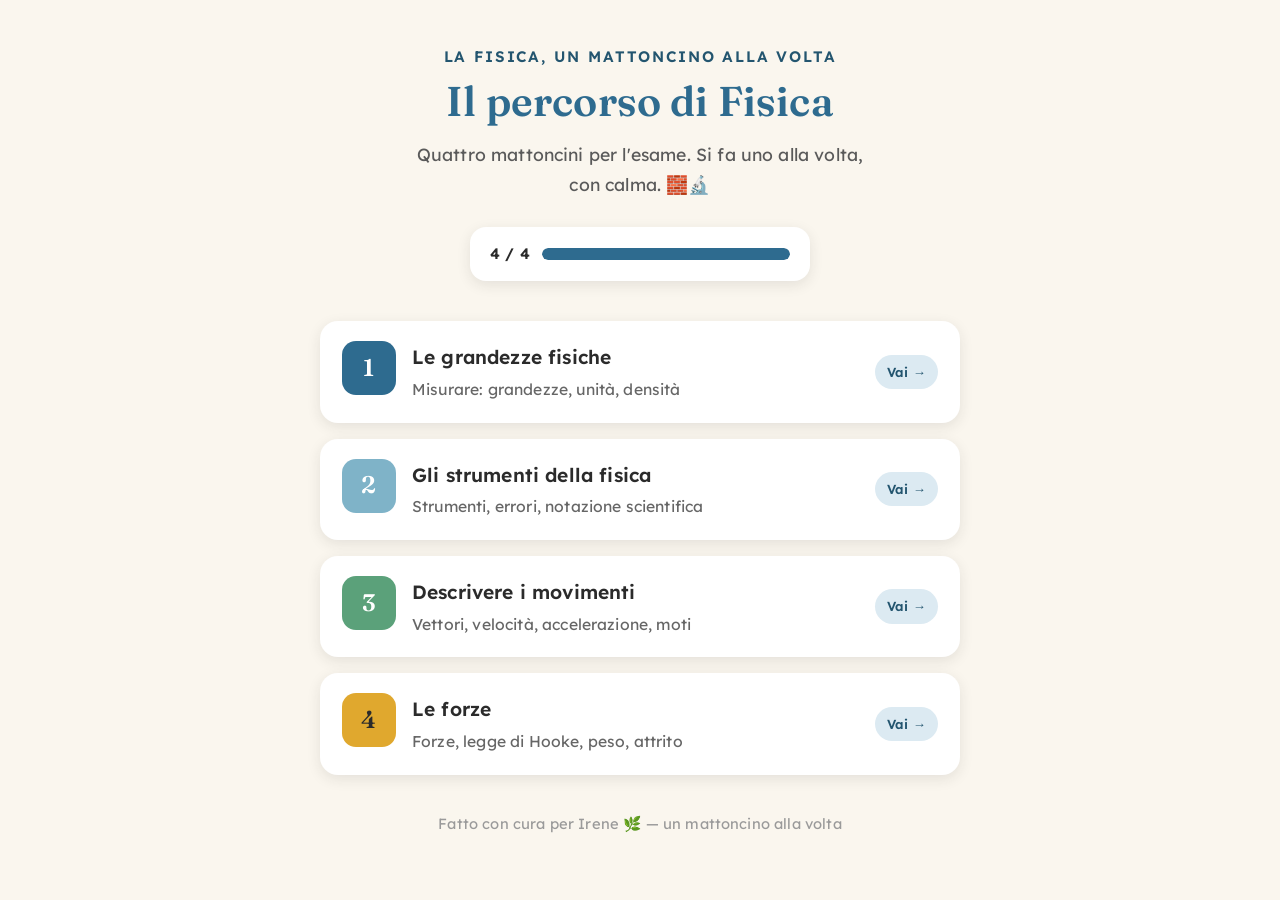
<file: index.html>
<!DOCTYPE html>
<html lang="it">
<head>
<meta charset="UTF-8">
<meta name="viewport" content="width=device-width, initial-scale=1.0">
<title>Fisica di Irene — Percorso</title>
<link rel="manifest" href="manifest.json">
<meta name="theme-color" content="#FAF6EE">
<meta name="apple-mobile-web-app-capable" content="yes">
<meta name="apple-mobile-web-app-status-bar-style" content="default">
<meta name="apple-mobile-web-app-title" content="Fisica di Irene">
<link rel="apple-touch-icon" href="icon-180.png">
<link rel="icon" type="image/png" sizes="192x192" href="icon-192.png">
<link rel="preconnect" href="https://fonts.googleapis.com">
<link rel="preconnect" href="https://fonts.gstatic.com" crossorigin>
<link href="https://fonts.googleapis.com/css2?family=Lexend:wght@400;500;600;700&family=Fraunces:opsz,wght@9..144,500;9..144,600&display=swap" rel="stylesheet">
<style>
  :root{
    --crema:#FAF6EE;
    --inchiostro:#2B2B2B;
    --accent:#2E6B8F;
    --accent-scuro:#23556F;
    --azzurro:#7FB3C8;
    --verde:#5BA17A;
    --giallo:#E0A82E;
    --ombra:rgba(43,43,43,0.10);
  }
  *{margin:0;padding:0;box-sizing:border-box;}
  body{
    font-family:'Lexend',sans-serif;background:var(--crema);color:var(--inchiostro);
    line-height:1.7;letter-spacing:0.01em;padding:24px 16px 60px;min-height:100vh;
  }
  .wrap{max-width:640px;margin:0 auto;}
  header{text-align:center;margin:20px 0 40px;}
  .occhiello{font-size:0.95rem;font-weight:600;color:var(--accent-scuro);
    text-transform:uppercase;letter-spacing:0.12em;margin-bottom:8px;}
  h1{font-family:'Fraunces',serif;font-weight:600;font-size:2.6rem;line-height:1.15;margin-bottom:14px;color:var(--accent);}
  .sub{font-size:1.1rem;color:#5a5a5a;max-width:460px;margin:0 auto;}
  .progress{display:flex;align-items:center;gap:12px;justify-content:center;
    margin:28px auto 0;background:#fff;border-radius:16px;padding:14px 20px;
    box-shadow:0 4px 14px var(--ombra);max-width:340px;}
  .progress .bar{flex:1;height:12px;background:#eee;border-radius:99px;overflow:hidden;}
  .progress .bar span{display:block;height:100%;background:var(--accent);border-radius:99px;}
  .progress .lbl{font-weight:600;font-size:0.95rem;white-space:nowrap;}
  .step{display:flex;align-items:stretch;gap:16px;text-decoration:none;color:inherit;
    background:#fff;border-radius:18px;padding:18px 20px;margin-bottom:16px;
    box-shadow:0 4px 14px var(--ombra);border:2px solid transparent;
    transition:transform .15s ease,box-shadow .15s ease,border-color .15s ease;}
  .step.ready:hover{transform:translateY(-3px);box-shadow:0 10px 24px var(--ombra);border-color:var(--accent);}
  .num{flex-shrink:0;width:54px;height:54px;border-radius:14px;display:flex;align-items:center;
    justify-content:center;font-family:'Fraunces',serif;font-size:1.5rem;font-weight:600;color:#fff;}
  .c1{background:var(--accent);}
  .c2{background:var(--azzurro);}
  .c3{background:var(--verde);}
  .c4{background:var(--giallo);color:var(--inchiostro);}
  .info{flex:1;min-width:0;}
  .info h2{font-size:1.2rem;font-weight:600;margin-bottom:2px;}
  .info p{font-size:0.98rem;color:#666;}
  .badge{flex-shrink:0;align-self:center;font-size:0.82rem;font-weight:600;
    padding:6px 12px;border-radius:99px;white-space:nowrap;background:#DCEAF2;color:var(--accent-scuro);}
  footer{text-align:center;margin-top:36px;font-size:0.92rem;color:#9a9a9a;}
</style>
</head>
<body>
<div class="wrap">
  <header>
    <div class="occhiello">La fisica, un mattoncino alla volta</div>
    <h1>Il percorso di Fisica</h1>
    <p class="sub">Quattro mattoncini per l'esame. Si fa uno alla volta, con calma. 🧱🔬</p>
    <div class="progress">
      <span class="lbl">4 / 4</span>
      <div class="bar"><span style="width:100%"></span></div>
    </div>
  </header>

  <a class="step ready" href="grandezze.html">
    <div class="num c1">1</div>
    <div class="info"><h2>Le grandezze fisiche</h2><p>Misurare: grandezze, unità, densità</p></div>
    <span class="badge">Vai →</span>
  </a>

  <a class="step ready" href="strumenti.html">
    <div class="num c2">2</div>
    <div class="info"><h2>Gli strumenti della fisica</h2><p>Strumenti, errori, notazione scientifica</p></div>
    <span class="badge">Vai →</span>
  </a>

  <a class="step ready" href="movimenti.html">
    <div class="num c3">3</div>
    <div class="info"><h2>Descrivere i movimenti</h2><p>Vettori, velocità, accelerazione, moti</p></div>
    <span class="badge">Vai →</span>
  </a>

  <a class="step ready" href="forze.html">
    <div class="num c4">4</div>
    <div class="info"><h2>Le forze</h2><p>Forze, legge di Hooke, peso, attrito</p></div>
    <span class="badge">Vai →</span>
  </a>

  <footer>Fatto con cura per Irene 🌿 — un mattoncino alla volta</footer>
</div>

<script>
  if ('serviceWorker' in navigator) {
    navigator.serviceWorker.register('./service-worker.js');
  }
</script>
</body>
</html>
</file>
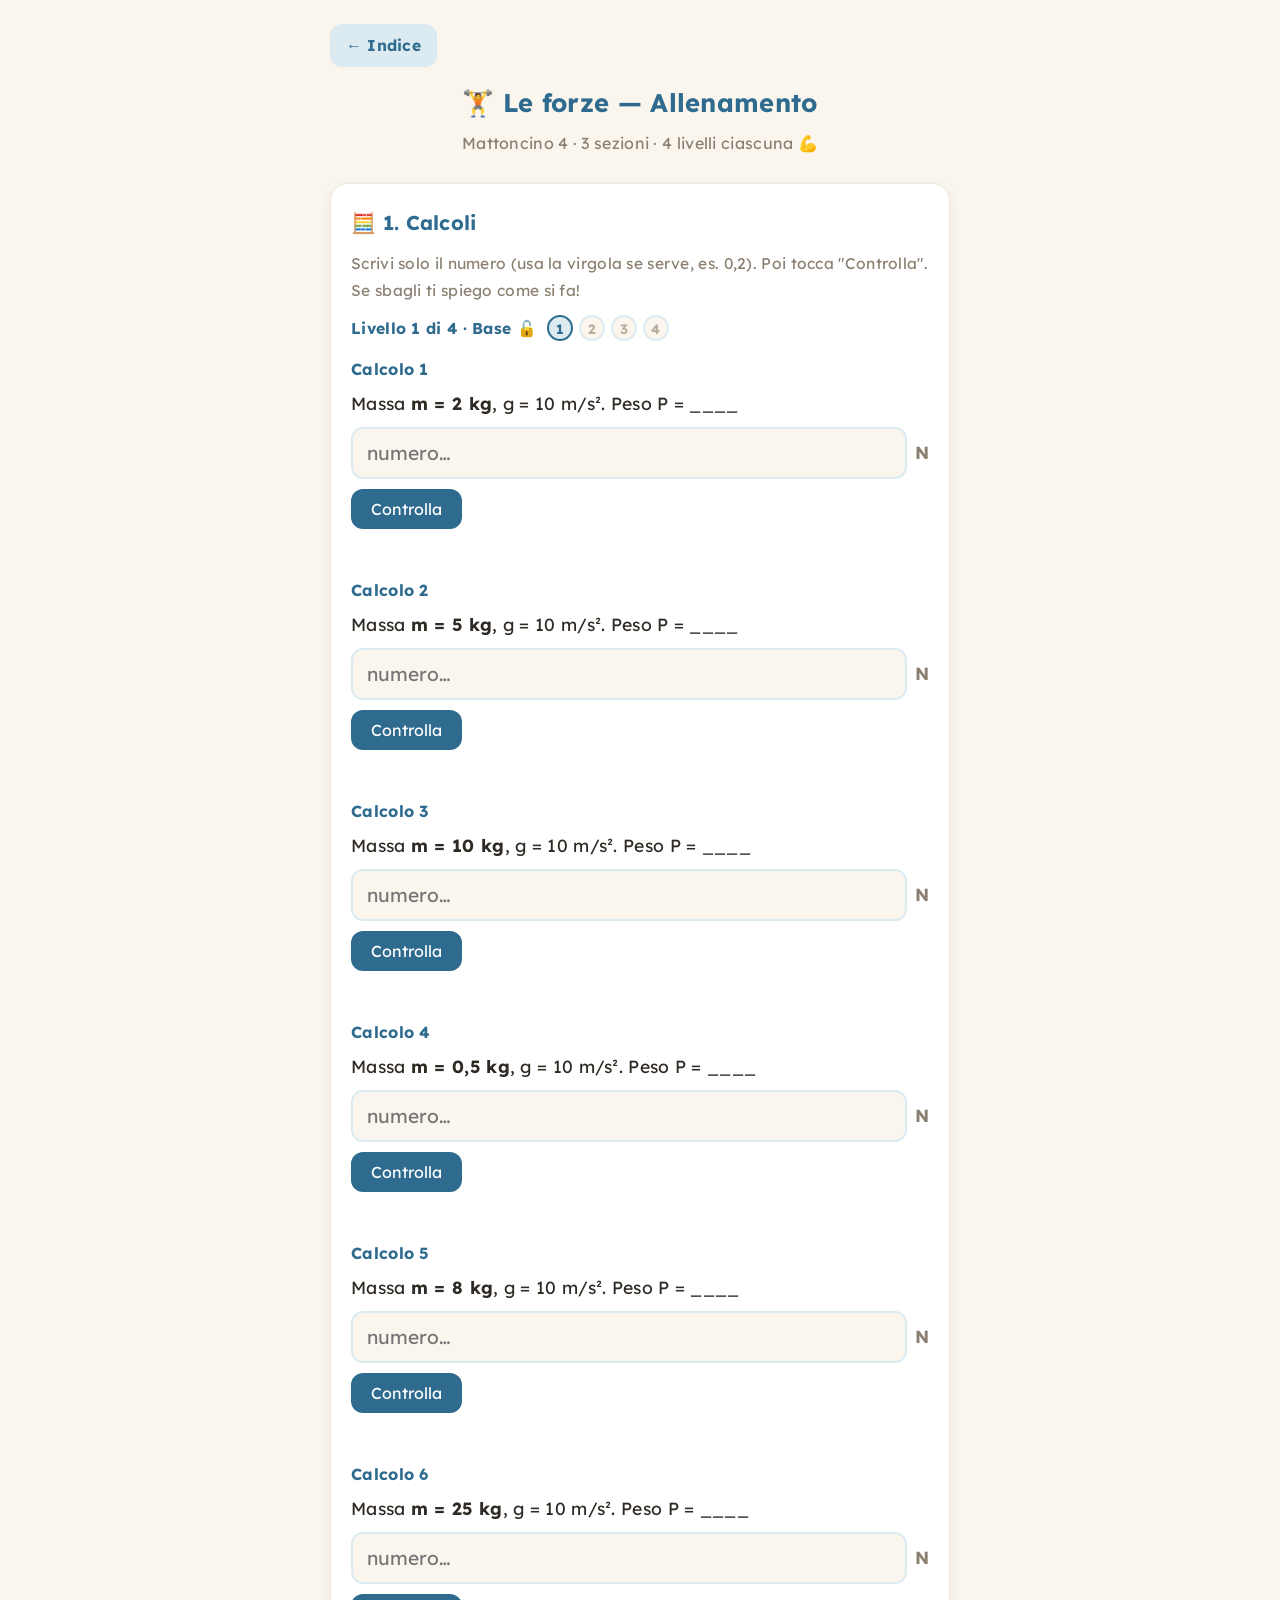
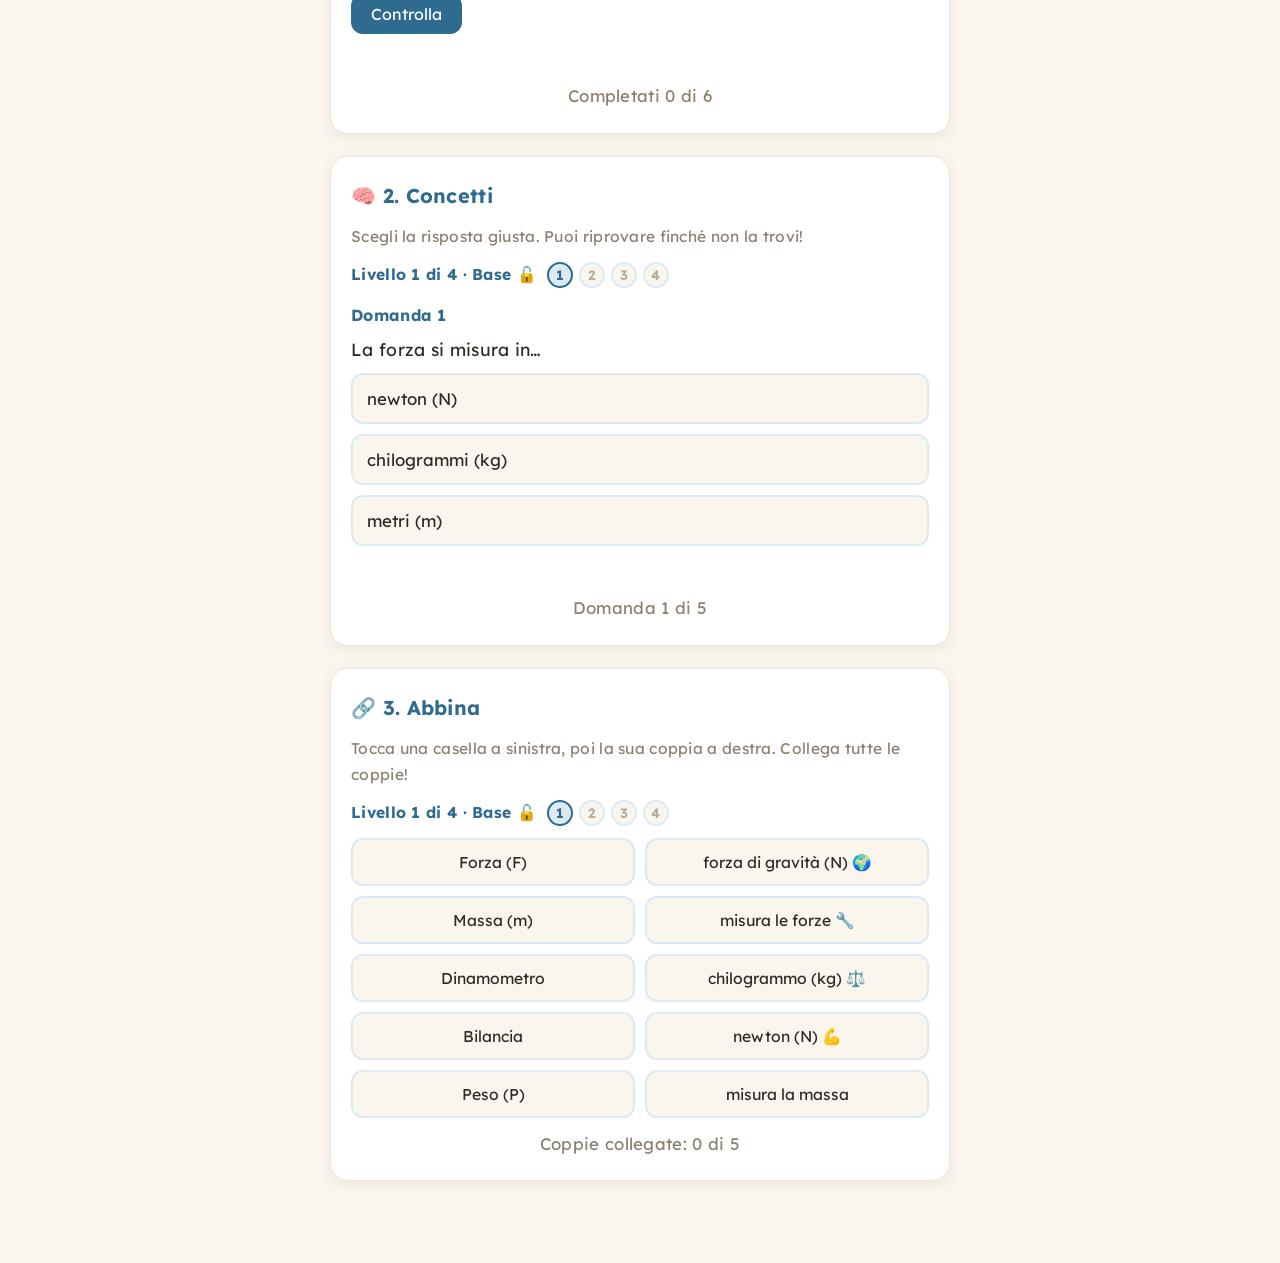
<file: forze-allenamento.html>
<!DOCTYPE html>
<html lang="it">
<head>
<meta charset="UTF-8">
<meta name="viewport" content="width=device-width, initial-scale=1.0">
<link rel="manifest" href="manifest.json">
<meta name="theme-color" content="#FAF6EE">
<meta name="apple-mobile-web-app-capable" content="yes">
<meta name="apple-mobile-web-app-status-bar-style" content="default">
<meta name="apple-mobile-web-app-title" content="Fisica di Irene">
<script src="alert.js"></script>
<link rel="apple-touch-icon" href="icon-180.png">
<link rel="icon" type="image/png" sizes="192x192" href="icon-192.png">
<title>Le forze — Allenamento</title>
<link rel="preconnect" href="https://fonts.googleapis.com">
<link rel="preconnect" href="https://fonts.gstatic.com" crossorigin>
<link href="https://fonts.googleapis.com/css2?family=Lexend:wght@400;600;700&display=swap" rel="stylesheet">
<style>
  :root{
    --bg:#FAF6EE; --card:#FFFFFF; --ink:#2F2A24;
    --accent:#2E6B8F; --accent-soft:#DCEAF2;
    --green:#3E8E5A; --green-soft:#E2F0E6;
    --red:#C2492F; --red-soft:#F6E1DB;
    --blue:#3B6EA5; --blue-soft:#E2ECF5;
  }
  *{box-sizing:border-box;}
  body{margin:0; font-family:"Lexend","Trebuchet MS",Verdana,sans-serif;
    background:var(--bg); color:var(--ink); line-height:1.7; letter-spacing:0.3px; padding:24px 14px 60px;}
  .wrap{max-width:620px;margin:0 auto;}
  h1{color:var(--accent);font-size:1.6rem;text-align:center;margin:0 0 6px;}
  .sub{text-align:center;color:#8a7f70;margin:0 0 26px;font-size:1rem;}
  .card{background:var(--card);border-radius:18px;padding:22px 20px;margin-bottom:22px;
    box-shadow:0 4px 14px rgba(0,0,0,0.06);border:1px solid #efe7da;}
  .card h2{margin:0 0 10px;font-size:1.25rem;color:var(--accent);display:flex;align-items:center;gap:8px;}
  .card .lead{color:#8a7f70;margin:0 0 12px;font-size:0.97rem;}
  .levelbar{margin:0 0 12px;}
  .lvrow{display:flex;align-items:center;gap:10px;flex-wrap:wrap;font-size:0.98rem;color:var(--accent);}
  .lvdots{display:inline-flex;gap:6px;}
  .lvdot{width:26px;height:26px;border-radius:50%;display:flex;align-items:center;justify-content:center;
    background:var(--bg);border:2px solid var(--accent-soft);color:#b9ad9c;font-size:0.85rem;font-weight:bold;}
  .lvdot.on{background:var(--accent-soft);border-color:var(--accent);color:var(--accent);}
  .ex{margin:14px 0;}
  .qnum{font-weight:bold;color:var(--accent);}
  .qtext{font-size:1.1rem;margin:6px 0 8px;}
  .options{display:flex;flex-direction:column;gap:10px;}
  .opt{background:var(--bg);border:2px solid var(--accent-soft);
    border-radius:12px;padding:13px 14px;font-size:1.05rem;cursor:pointer;
    text-align:left;font-family:inherit;color:var(--ink);transition:all .15s;}
  .opt:hover{border-color:var(--accent);}
  .opt.correct{background:var(--green-soft);border-color:var(--green);color:var(--green);font-weight:bold;}
  .opt.wrong{background:var(--red-soft);border-color:var(--red);color:var(--red);}
  .feedback{margin-top:10px;font-size:1.02rem;font-weight:bold;min-height:24px;}
  .feedback.ok{color:var(--green);}
  .feedback.no{color:var(--red);}
  .progress{text-align:center;font-size:1.05rem;margin:12px 0 0;color:#8a7f70;}
  .star{font-size:1.4rem;}
  .calc-row{display:flex;gap:8px;align-items:center;flex-wrap:wrap;margin-top:4px;}
  .write-input{flex:1;min-width:120px;font-family:"Lexend",sans-serif;font-size:1.2rem;
    padding:12px 14px;border:2px solid var(--accent-soft);border-radius:12px;
    background:var(--bg);color:var(--ink);}
  .write-input:focus{outline:none;border-color:var(--accent);}
  .unit{font-size:1.1rem;color:#8a7f70;font-weight:bold;}
  .checkbtn{margin-top:10px;background:var(--accent);color:#fff;border:none;
    border-radius:12px;padding:10px 20px;font-size:1rem;cursor:pointer;font-family:inherit;}
  .write-input.okbox{border-color:var(--green);background:var(--green-soft);}
  .write-input.nobox{border-color:var(--red);}
  .match-grid{display:grid;grid-template-columns:1fr 1fr;gap:10px;margin-top:6px;}
  .match-col{display:flex;flex-direction:column;gap:10px;}
  .match-btn{background:var(--bg);border:2px solid var(--accent-soft);border-radius:12px;
    padding:12px;font-size:0.98rem;cursor:pointer;font-family:inherit;color:var(--ink);
    display:flex;align-items:center;justify-content:center;text-align:center;gap:6px;transition:all .15s;}
  .match-btn:hover{border-color:var(--accent);}
  .match-btn.sel{border-color:var(--blue);background:var(--blue-soft);color:var(--blue);font-weight:bold;}
  .match-btn.done{background:var(--green-soft);border-color:var(--green);color:var(--green);
    font-weight:bold;cursor:default;opacity:0.85;}
  .match-btn.flash{border-color:var(--red);background:var(--red-soft);}
  .restart{display:inline-block;margin:12px auto 0;background:var(--accent);color:#fff;border:none;
    border-radius:12px;padding:11px 22px;font-size:1rem;cursor:pointer;font-family:inherit;}
</style>
</head>
<body>
<div class="wrap">
  <a href="index.html" style="display:inline-block;background:#DCEAF2;color:#2E6B8F;text-decoration:none;border-radius:12px;padding:8px 16px;font-size:0.98rem;font-weight:bold;margin-bottom:14px;">&larr; Indice</a>
  <h1>🏋️ Le forze — Allenamento</h1>
  <p class="sub">Mattoncino 4 · 3 sezioni · 4 livelli ciascuna 💪</p>

  <div class="card">
    <h2>🧮 1. Calcoli</h2>
    <p class="lead">Scrivi solo il numero (usa la virgola se serve, es. 0,2). Poi tocca "Controlla". Se sbagli ti spiego come si fa!</p>
    <div class="levelbar" id="calc-level"></div>
    <div id="calc-list"></div>
    <div class="progress" id="calc-prog"></div>
  </div>

  <div class="card">
    <h2>🧠 2. Concetti</h2>
    <p class="lead">Scegli la risposta giusta. Puoi riprovare finché non la trovi!</p>
    <div class="levelbar" id="quiz-level"></div>
    <div id="quiz-box"></div>
    <div class="progress" id="quiz-prog"></div>
  </div>

  <div class="card">
    <h2>🔗 3. Abbina</h2>
    <p class="lead">Tocca una casella a sinistra, poi la sua coppia a destra. Collega tutte le coppie!</p>
    <div class="levelbar" id="match-level"></div>
    <div class="match-grid" id="match-grid"></div>
    <div class="progress" id="match-prog"></div>
  </div>
</div>

<script>
  function stars(correct,total){
    const pct=correct/total;
    const n=pct===1?5:pct>=0.75?4:pct>=0.5?3:pct>=0.25?2:1;
    return "⭐".repeat(n);
  }
  const LV=["Base","Intermedio","Avanzato","Sfida"];
  function levelBar(level){
    let dots="";
    for(let i=0;i<4;i++) dots+=`<span class="lvdot ${i<=level?'on':''}">${i+1}</span>`;
    return `<div class="lvrow"><b>Livello ${level+1} di 4 · ${LV[level]} 🔓</b><span class="lvdots">${dots}</span></div>`;
  }
  function levelResult(progEl, score, total, level, threshold, setFnName){
    const passed = score>=threshold;
    let html=`<div class="star">${stars(score,total)}</div>${score}/${total} giuste<br>`;
    if(passed && level<3){
      html+=`<b>Bravissima! Livello ${level+2} sbloccato 🔓</b><br>`;
      html+=`<button class="restart" onclick="${setFnName}(${level+1})">➡️ Vai al Livello ${level+2}</button>`;
    } else if(passed && level===3){
      if(window.segnaSezioneAllenamento) segnaSezioneAllenamento(setFnName);
      html+=`<b>🏆 Hai completato tutti i livelli!</b><br>`;
      html+=`<button class="restart" onclick="${setFnName}(0)">🔄 Rigioca dal Livello 1</button>`;
    } else {
      html+=`<b>Ci sei quasi! Riprova questo livello, ce la fai 🌱</b><br>`;
      html+=`<button class="restart" onclick="${setFnName}(${level})">🔄 Rifai il Livello ${level+1}</button>`;
    }
    progEl.innerHTML=html;
  }
  function shuffle(a){ a=a.slice(); for(let i=a.length-1;i>0;i--){ const j=Math.floor(Math.random()*(i+1)); [a[i],a[j]]=[a[j],a[i]]; } return a; }

  /* ============ SEZIONE 1 — CALCOLI ============ */
  const calcLevels = [
    [ // L1 — peso P = m × g (g = 10)
      {q:"Massa <b>m = 2 kg</b>, g = 10 m/s². Peso P = ____", a:20, unit:"N", sol:"P = m × g = 2 × 10 = 20 N."},
      {q:"Massa <b>m = 5 kg</b>, g = 10 m/s². Peso P = ____", a:50, unit:"N", sol:"P = 5 × 10 = 50 N."},
      {q:"Massa <b>m = 10 kg</b>, g = 10 m/s². Peso P = ____", a:100, unit:"N", sol:"P = 10 × 10 = 100 N."},
      {q:"Massa <b>m = 0,5 kg</b>, g = 10 m/s². Peso P = ____", a:5, unit:"N", sol:"P = 0,5 × 10 = 5 N."},
      {q:"Massa <b>m = 8 kg</b>, g = 10 m/s². Peso P = ____", a:80, unit:"N", sol:"P = 8 × 10 = 80 N."},
      {q:"Massa <b>m = 25 kg</b>, g = 10 m/s². Peso P = ____", a:250, unit:"N", sol:"P = 25 × 10 = 250 N."},
    ],
    [ // L2 — massa dal peso m = P / g (g = 10)
      {q:"Peso <b>P = 30 N</b>, g = 10 m/s². Massa m = ____", a:3, unit:"kg", sol:"m = P ÷ g = 30 ÷ 10 = 3 kg."},
      {q:"Peso <b>P = 100 N</b>, g = 10 m/s². Massa m = ____", a:10, unit:"kg", sol:"m = 100 ÷ 10 = 10 kg."},
      {q:"Peso <b>P = 5 N</b>, g = 10 m/s². Massa m = ____", a:0.5, unit:"kg", sol:"m = 5 ÷ 10 = 0,5 kg."},
      {q:"Peso <b>P = 70 N</b>, g = 10 m/s². Massa m = ____", a:7, unit:"kg", sol:"m = 70 ÷ 10 = 7 kg."},
      {q:"Peso <b>P = 200 N</b>, g = 10 m/s². Massa m = ____", a:20, unit:"kg", sol:"m = 200 ÷ 10 = 20 kg."},
      {q:"Peso <b>P = 12 N</b>, g = 10 m/s². Massa m = ____", a:1.2, unit:"kg", sol:"m = 12 ÷ 10 = 1,2 kg."},
    ],
    [ // L3 — legge di Hooke F = k × ΔL
      {q:"Molla: <b>k = 50 N/m</b>, <b>ΔL = 0,2 m</b>. Forza F = ____", a:10, unit:"N", sol:"F = k × ΔL = 50 × 0,2 = 10 N."},
      {q:"Molla: <b>k = 100 N/m</b>, <b>ΔL = 0,3 m</b>. F = ____", a:30, unit:"N", sol:"F = 100 × 0,3 = 30 N."},
      {q:"Molla: <b>F = 20 N</b>, <b>k = 100 N/m</b>. Allungamento ΔL = ____", a:0.2, unit:"m", sol:"ΔL = F ÷ k = 20 ÷ 100 = 0,2 m."},
      {q:"Molla: <b>F = 15 N</b>, <b>ΔL = 0,3 m</b>. Costante k = ____", a:50, unit:"N/m", sol:"k = F ÷ ΔL = 15 ÷ 0,3 = 50 N/m."},
      {q:"Molla: <b>k = 40 N/m</b>, <b>ΔL = 0,5 m</b>. F = ____", a:20, unit:"N", sol:"F = 40 × 0,5 = 20 N."},
      {q:"Molla: <b>F = 8 N</b>, <b>k = 40 N/m</b>. ΔL = ____", a:0.2, unit:"m", sol:"ΔL = 8 ÷ 40 = 0,2 m."},
    ],
    [ // L4 — misto (peso con g=9,8, Hooke, massa)
      {q:"Massa <b>m = 3 kg</b>, g = 9,8 m/s². Peso P = ____", a:29.4, unit:"N", sol:"P = 3 × 9,8 = 29,4 N."},
      {q:"Massa <b>m = 10 kg</b>, g = 9,8 m/s². Peso P = ____", a:98, unit:"N", sol:"P = 10 × 9,8 = 98 N."},
      {q:"Molla: <b>F = 25 N</b>, <b>k = 50 N/m</b>. ΔL = ____", a:0.5, unit:"m", sol:"ΔL = 25 ÷ 50 = 0,5 m."},
      {q:"Peso <b>P = 150 N</b>, g = 10 m/s². Massa m = ____", a:15, unit:"kg", sol:"m = 150 ÷ 10 = 15 kg."},
      {q:"Molla: <b>k = 200 N/m</b>, <b>ΔL = 0,1 m</b>. F = ____", a:20, unit:"N", sol:"F = 200 × 0,1 = 20 N."},
      {q:"Molla: <b>F = 60 N</b>, <b>ΔL = 0,2 m</b>. k = ____", a:300, unit:"N/m", sol:"k = 60 ÷ 0,2 = 300 N/m."},
    ],
  ];
  let cLevel=0, calcDone=[];
  function parseNum(s){ return parseFloat(String(s).trim().replace(",",".").replace(/\s+/g,"")); }
  function setCalcLevel(lvl){
    cLevel=lvl;
    const data=calcLevels[lvl];
    calcDone=new Array(data.length).fill(false);
    document.getElementById("calc-level").innerHTML=levelBar(lvl);
    document.getElementById("calc-prog").textContent=`Completati 0 di ${data.length}`;
    const list=document.getElementById("calc-list");
    list.innerHTML=data.map((it,i)=>`
      <div class="ex">
        <div class="qnum">Calcolo ${i+1}</div>
        <div class="qtext">${it.q}</div>
        <div class="calc-row">
          <input class="write-input" id="ci${i}" type="text" inputmode="decimal" autocomplete="off" placeholder="numero…">
          <span class="unit">${it.unit}</span>
        </div>
        <button class="checkbtn" onclick="checkCalc(${i})">Controlla</button>
        <div class="feedback" id="cfb${i}"></div>
      </div>`).join("");
  }
  function checkCalc(i){
    const it=calcLevels[cLevel][i];
    const inp=document.getElementById("ci"+i);
    const fb=document.getElementById("cfb"+i);
    const val=parseNum(inp.value);
    const ok = !isNaN(val) && Math.abs(val - it.a) < 0.05;
    if(ok){
      inp.classList.add("okbox"); inp.classList.remove("nobox");
      fb.innerHTML="✅ Perfetto! "+it.sol; fb.className="feedback ok";
    } else {
      inp.classList.add("nobox");
      fb.innerHTML=`💛 Quasi! ${it.sol}<br>La risposta è: <b>${String(it.a).replace(".",",")} ${it.unit}</b>`;
      fb.className="feedback no";
    }
    if(!calcDone[i]){ calcDone[i]=true; updateCalc(); }
  }
  function updateCalc(){
    const data=calcLevels[cLevel];
    const pr=document.getElementById("calc-prog");
    const done=calcDone.filter(Boolean).length;
    if(done<data.length){ pr.textContent=`Completati ${done} di ${data.length}`; return; }
    let correct=0;
    data.forEach((_,i)=>{ if(document.getElementById("ci"+i).classList.contains("okbox")) correct++; });
    levelResult(pr, correct, data.length, cLevel, 4, "setCalcLevel");
  }

  /* ============ SEZIONE 2 — CONCETTI ============ */
  const quizLevels = [
    [ // L1 — che cos'è una forza
      {q:"La forza si misura in…", opts:["newton (N)","chilogrammi (kg)","metri (m)"], correct:0},
      {q:"La forza è una grandezza…", opts:["vettoriale (modulo, direzione, verso)","scalare (solo un numero)","senza unità"], correct:0},
      {q:"Lo strumento che misura le forze è il…", opts:["dinamometro","termometro","cronometro"], correct:0},
      {q:"Una forza può…", opts:["mettere in moto o deformare un oggetto","cambiare il colore","far sparire un oggetto"], correct:0},
      {q:"Il dinamometro funziona grazie a una…", opts:["molla","batteria","lente"], correct:0},
    ],
    [ // L2 — legge di Hooke
      {q:"La legge di Hooke è…", opts:["F = k × ΔL","F = m × a","P = m × g"], correct:0},
      {q:"In F = k × ΔL, ΔL è…", opts:["l'allungamento della molla","la massa","il tempo"], correct:0},
      {q:"Una molla dura (k grande) con la stessa forza si allunga…", opts:["poco","tanto","per niente"], correct:0},
      {q:"La costante elastica k si misura in…", opts:["N/m","kg","m/s"], correct:0},
      {q:"Più forte tiro una molla, più essa…", opts:["si allunga","si accorcia","resta uguale"], correct:0},
    ],
    [ // L3 — massa e peso
      {q:"La massa si misura in…", opts:["kg","N","m/s²"], correct:0},
      {q:"Il peso si misura in…", opts:["newton (N)","kg","litri"], correct:0},
      {q:"La formula del peso è…", opts:["P = m × g","P = m / g","P = m + g"], correct:0},
      {q:"Andando sulla Luna, la massa…", opts:["resta uguale","diventa zero","raddoppia"], correct:0},
      {q:"Sulla Terra g vale circa…", opts:["9,8 m/s²","1 m/s²","100 m/s²"], correct:0},
    ],
    [ // L4 — attrito + ripasso
      {q:"L'attrito è una forza che…", opts:["si oppone al movimento","fa accelerare sempre","non esiste"], correct:0},
      {q:"L'attrito su un oggetto già in moto si chiama…", opts:["dinamico","statico","elastico"], correct:0},
      {q:"Su una superficie liscia (ghiaccio) l'attrito è…", opts:["piccolo","grandissimo","infinito"], correct:0},
      {q:"L'attrito è UTILE quando…", opts:["camminiamo o freniamo","consuma gli ingranaggi","scaldiamo l'olio"], correct:0},
      {q:"Massa e peso sono…", opts:["due cose diverse","la stessa cosa","entrambi in kg"], correct:0},
    ],
  ];
  let qLevel=0, qc=0, qs=0, qCorrect=0;
  function setQuizLevel(lvl){ qLevel=lvl; qc=0; qs=0; document.getElementById("quiz-level").innerHTML=levelBar(lvl); showQuiz(); }
  function showQuiz(){
    const data=quizLevels[qLevel];
    const box=document.getElementById("quiz-box");
    const pr=document.getElementById("quiz-prog");
    if(qc>=data.length){ box.innerHTML=""; levelResult(pr, qs, data.length, qLevel, Math.max(data.length-1,1), "setQuizLevel"); return; }
    const it=data[qc];
    const order=shuffle(it.opts.map((_,i)=>i));
    const shown=order.map(k=>it.opts[k]);
    qCorrect=order.indexOf(it.correct);
    pr.textContent=`Domanda ${qc+1} di ${data.length}`;
    box.innerHTML=`
      <div class="ex">
        <div class="qnum">Domanda ${qc+1}</div>
        <div class="qtext">${it.q}</div>
        <div class="options">
          ${shown.map((o,i)=>`<button class="opt" onclick="quizAns(${i})">${o}</button>`).join("")}
        </div>
        <div class="feedback" id="qfb"></div>
      </div>`;
  }
  function quizAns(i){
    const opts=document.querySelectorAll("#quiz-box .opt");
    const fb=document.getElementById("qfb");
    if(i===qCorrect){
      opts[i].classList.add("correct");
      fb.textContent="✅ Giusto!"; fb.className="feedback ok";
      qs++; opts.forEach(o=>o.disabled=true);
      setTimeout(()=>{ qc++; showQuiz(); },1100);
    } else {
      opts[i].classList.add("wrong");
      fb.textContent="Riprova 🙂"; fb.className="feedback no";
    }
  }

  /* ============ SEZIONE 3 — ABBINA ============ */
  const matchLevels = [
    [ // L1 — grandezza ↔ unità/strumento
      {l:"Forza (F)", r:"newton (N) 💪"},
      {l:"Massa (m)", r:"chilogrammo (kg) ⚖️"},
      {l:"Dinamometro", r:"misura le forze 🔧"},
      {l:"Bilancia", r:"misura la massa"},
      {l:"Peso (P)", r:"forza di gravità (N) 🌍"},
    ],
    [ // L2 — formula ↔ significato
      {l:"F = k × ΔL", r:"legge di Hooke (molla)"},
      {l:"P = m × g", r:"peso = massa × gravità"},
      {l:"ΔL = F / k", r:"allungamento della molla"},
      {l:"m = P / g", r:"massa dal peso"},
      {l:"k = F / ΔL", r:"costante elastica"},
    ],
    [ // L3 — concetto ↔ caratteristica
      {l:"Massa", r:"non cambia mai 🧱"},
      {l:"Peso", r:"cambia sulla Luna 🌙"},
      {l:"Attrito statico", r:"oggetto ancora fermo"},
      {l:"Attrito dinamico", r:"oggetto già in moto"},
      {l:"Molla dura (k grande)", r:"si allunga poco"},
    ],
    [ // L4 — dato ↔ risultato (g = 10)
      {l:"m=4kg → P=?", r:"40 N"},
      {l:"P=60N → m=?", r:"6 kg"},
      {l:"k=100, ΔL=0,3 → F=?", r:"30 N"},
      {l:"F=20, k=40 → ΔL=?", r:"0,5 m"},
      {l:"m=0,5kg → P=?", r:"5 N"},
    ],
  ];
  let mLevel=0, selL=null, matched=0, firstTry=0, spoiled;
  function setMatchLevel(lvl){
    mLevel=lvl; selL=null; matched=0; firstTry=0; spoiled=new Set();
    const pairs=matchLevels[lvl];
    document.getElementById("match-level").innerHTML=levelBar(lvl);
    const grid=document.getElementById("match-grid");
    const left=pairs.map((p,i)=>`<button class="match-btn" id="ml${i}" onclick="pickL(${i})">${p.l}</button>`).join("");
    const order=shuffle(pairs.map((_,i)=>i));
    const right=order.map(i=>`<button class="match-btn" id="mr${i}" onclick="pickR(${i})">${pairs[i].r}</button>`).join("");
    grid.innerHTML=`<div class="match-col">${left}</div><div class="match-col">${right}</div>`;
    document.getElementById("match-prog").textContent=`Coppie collegate: 0 di ${pairs.length}`;
  }
  function pickL(i){
    const btn=document.getElementById("ml"+i);
    if(btn.classList.contains("done")) return;
    document.querySelectorAll(".match-btn.sel").forEach(b=>b.classList.remove("sel"));
    selL=i; btn.classList.add("sel");
  }
  function pickR(i){
    if(selL===null) return;
    const rBtn=document.getElementById("mr"+i);
    if(rBtn.classList.contains("done")) return;
    const lBtn=document.getElementById("ml"+selL);
    const pairs=matchLevels[mLevel];
    if(selL===i){
      lBtn.classList.remove("sel"); lBtn.classList.add("done"); rBtn.classList.add("done");
      if(!spoiled.has(selL)) firstTry++;
      selL=null; matched++;
      const pr=document.getElementById("match-prog");
      if(matched>=pairs.length){
        levelResult(pr, firstTry, pairs.length, mLevel, Math.max(pairs.length-1,1), "setMatchLevel");
      } else {
        pr.textContent=`Coppie collegate: ${matched} di ${pairs.length}`;
      }
    } else {
      spoiled.add(selL);
      rBtn.classList.add("flash");
      setTimeout(()=>rBtn.classList.remove("flash"),500);
      lBtn.classList.remove("sel"); selL=null;
    }
  }

  setCalcLevel(0);
  setQuizLevel(0);
  setMatchLevel(0);
</script>
<script>
  if ('serviceWorker' in navigator) { navigator.serviceWorker.register('./service-worker.js'); }
</script>
</body>
</html>
</file>
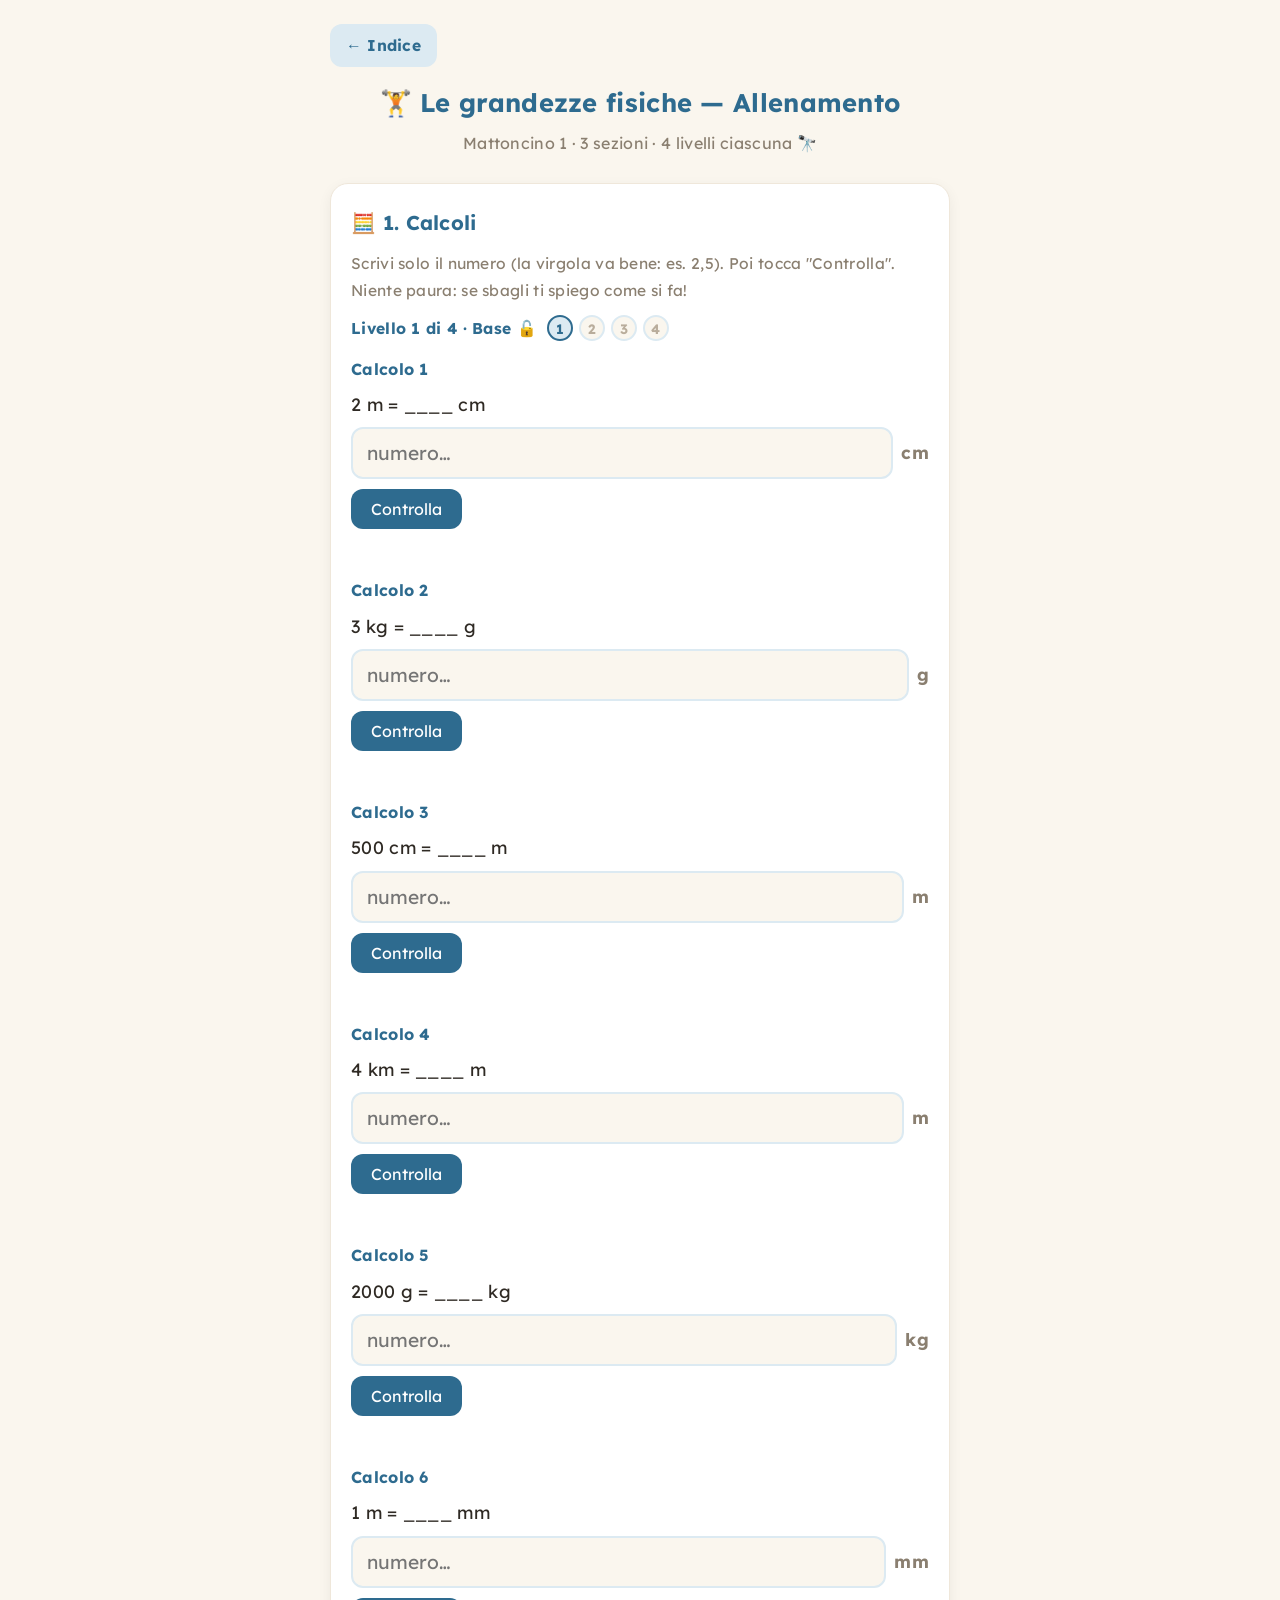
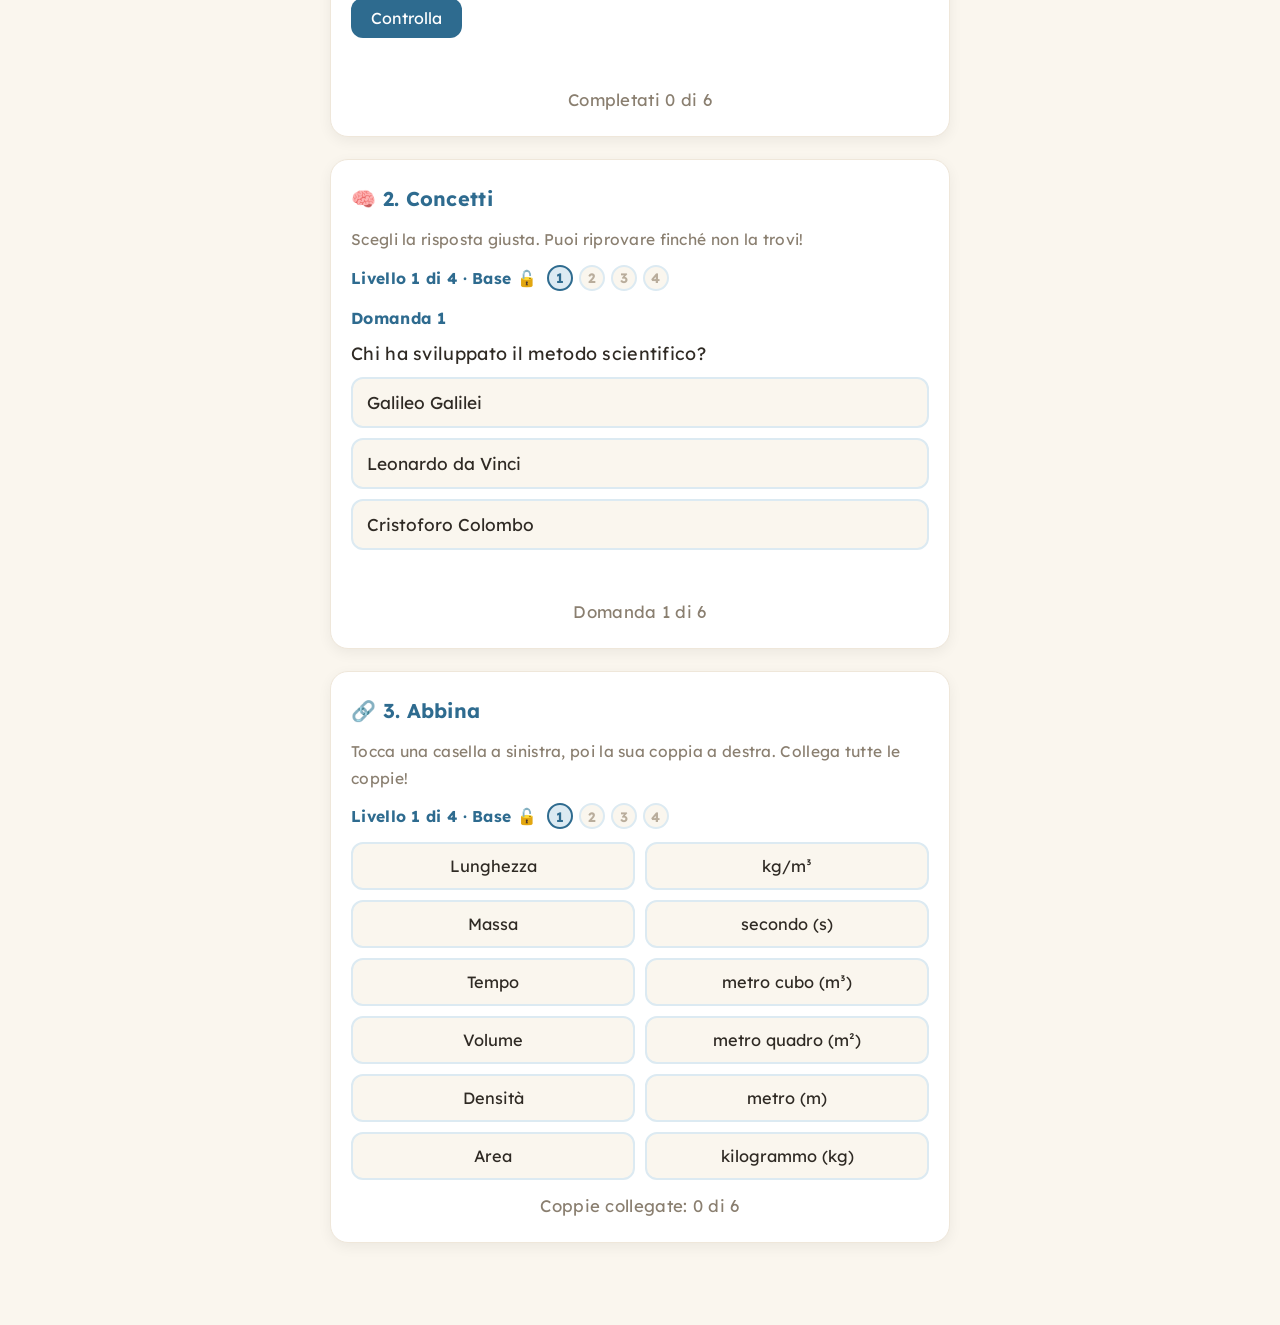
<file: grandezze-allenamento.html>
<!DOCTYPE html>
<html lang="it">
<head>
<meta charset="UTF-8">
<meta name="viewport" content="width=device-width, initial-scale=1.0">
<link rel="manifest" href="manifest.json">
<meta name="theme-color" content="#FAF6EE">
<meta name="apple-mobile-web-app-capable" content="yes">
<meta name="apple-mobile-web-app-status-bar-style" content="default">
<meta name="apple-mobile-web-app-title" content="Fisica di Irene">
<script src="alert.js"></script>
<link rel="apple-touch-icon" href="icon-180.png">
<link rel="icon" type="image/png" sizes="192x192" href="icon-192.png">
<title>Le grandezze fisiche — Allenamento</title>
<link rel="preconnect" href="https://fonts.googleapis.com">
<link rel="preconnect" href="https://fonts.gstatic.com" crossorigin>
<link href="https://fonts.googleapis.com/css2?family=Lexend:wght@400;600;700&display=swap" rel="stylesheet">
<style>
  :root{
    --bg:#FAF6EE; --card:#FFFFFF; --ink:#2F2A24;
    --accent:#2E6B8F; --accent-soft:#DCEAF2;
    --green:#3E8E5A; --green-soft:#E2F0E6;
    --red:#C2492F; --red-soft:#F6E1DB;
    --blue:#3B6EA5; --blue-soft:#E2ECF5;
  }
  *{box-sizing:border-box;}
  body{margin:0; font-family:"Lexend","Trebuchet MS",Verdana,sans-serif;
    background:var(--bg); color:var(--ink); line-height:1.7; letter-spacing:0.3px; padding:24px 14px 60px;}
  .wrap{max-width:620px;margin:0 auto;}
  h1{color:var(--accent);font-size:1.6rem;text-align:center;margin:0 0 6px;}
  .sub{text-align:center;color:#8a7f70;margin:0 0 26px;font-size:1rem;}
  .card{background:var(--card);border-radius:18px;padding:22px 20px;margin-bottom:22px;
    box-shadow:0 4px 14px rgba(0,0,0,0.06);border:1px solid #efe7da;}
  .card h2{margin:0 0 10px;font-size:1.25rem;color:var(--accent);display:flex;align-items:center;gap:8px;}
  .card .lead{color:#8a7f70;margin:0 0 12px;font-size:0.97rem;}
  .levelbar{margin:0 0 12px;}
  .lvrow{display:flex;align-items:center;gap:10px;flex-wrap:wrap;font-size:0.98rem;color:var(--accent);}
  .lvdots{display:inline-flex;gap:6px;}
  .lvdot{width:26px;height:26px;border-radius:50%;display:flex;align-items:center;justify-content:center;
    background:var(--bg);border:2px solid var(--accent-soft);color:#b9ad9c;font-size:0.85rem;font-weight:bold;}
  .lvdot.on{background:var(--accent-soft);border-color:var(--accent);color:var(--accent);}
  .ex{margin:14px 0;}
  .qnum{font-weight:bold;color:var(--accent);}
  .qtext{font-size:1.12rem;margin:6px 0 8px;}
  .options{display:flex;flex-direction:column;gap:10px;}
  .opt{background:var(--bg);border:2px solid var(--accent-soft);
    border-radius:12px;padding:13px 14px;font-size:1.08rem;cursor:pointer;
    text-align:left;font-family:inherit;color:var(--ink);transition:all .15s;}
  .opt:hover{border-color:var(--accent);}
  .opt.correct{background:var(--green-soft);border-color:var(--green);color:var(--green);font-weight:bold;}
  .opt.wrong{background:var(--red-soft);border-color:var(--red);color:var(--red);}
  .feedback{margin-top:10px;font-size:1.02rem;font-weight:bold;min-height:24px;}
  .feedback.ok{color:var(--green);}
  .feedback.no{color:var(--red);}
  .progress{text-align:center;font-size:1.05rem;margin:12px 0 0;color:#8a7f70;}
  .star{font-size:1.4rem;}
  .calc-row{display:flex;gap:8px;align-items:center;flex-wrap:wrap;margin-top:4px;}
  .write-input{flex:1;min-width:120px;font-family:"Lexend",sans-serif;font-size:1.2rem;
    padding:12px 14px;border:2px solid var(--accent-soft);border-radius:12px;
    background:var(--bg);color:var(--ink);}
  .write-input:focus{outline:none;border-color:var(--accent);}
  .unit{font-size:1.1rem;color:#8a7f70;font-weight:bold;}
  .checkbtn{margin-top:10px;background:var(--accent);color:#fff;border:none;
    border-radius:12px;padding:10px 20px;font-size:1rem;cursor:pointer;font-family:inherit;}
  .write-input.okbox{border-color:var(--green);background:var(--green-soft);}
  .write-input.nobox{border-color:var(--red);}
  .match-grid{display:grid;grid-template-columns:1fr 1fr;gap:10px;margin-top:6px;}
  .match-col{display:flex;flex-direction:column;gap:10px;}
  .match-btn{background:var(--bg);border:2px solid var(--accent-soft);border-radius:12px;
    padding:12px;font-size:1.02rem;cursor:pointer;font-family:inherit;color:var(--ink);
    display:flex;align-items:center;justify-content:center;text-align:center;gap:6px;transition:all .15s;}
  .match-btn:hover{border-color:var(--accent);}
  .match-btn.sel{border-color:var(--blue);background:var(--blue-soft);color:var(--blue);font-weight:bold;}
  .match-btn.done{background:var(--green-soft);border-color:var(--green);color:var(--green);
    font-weight:bold;cursor:default;opacity:0.85;}
  .match-btn.flash{border-color:var(--red);background:var(--red-soft);}
  .restart{display:inline-block;margin:12px auto 0;background:var(--accent);color:#fff;border:none;
    border-radius:12px;padding:11px 22px;font-size:1rem;cursor:pointer;font-family:inherit;}
</style>
</head>
<body>
<div class="wrap">
  <a href="index.html" style="display:inline-block;background:#DCEAF2;color:#2E6B8F;text-decoration:none;border-radius:12px;padding:8px 16px;font-size:0.98rem;font-weight:bold;margin-bottom:14px;">&larr; Indice</a>
  <h1>🏋️ Le grandezze fisiche — Allenamento</h1>
  <p class="sub">Mattoncino 1 · 3 sezioni · 4 livelli ciascuna 🔭</p>

  <!-- SEZIONE 1 — CALCOLI -->
  <div class="card">
    <h2>🧮 1. Calcoli</h2>
    <p class="lead">Scrivi solo il numero (la virgola va bene: es. 2,5). Poi tocca "Controlla". Niente paura: se sbagli ti spiego come si fa!</p>
    <div class="levelbar" id="calc-level"></div>
    <div id="calc-list"></div>
    <div class="progress" id="calc-prog"></div>
  </div>

  <!-- SEZIONE 2 — CONCETTI -->
  <div class="card">
    <h2>🧠 2. Concetti</h2>
    <p class="lead">Scegli la risposta giusta. Puoi riprovare finché non la trovi!</p>
    <div class="levelbar" id="quiz-level"></div>
    <div id="quiz-box"></div>
    <div class="progress" id="quiz-prog"></div>
  </div>

  <!-- SEZIONE 3 — ABBINA -->
  <div class="card">
    <h2>🔗 3. Abbina</h2>
    <p class="lead">Tocca una casella a sinistra, poi la sua coppia a destra. Collega tutte le coppie!</p>
    <div class="levelbar" id="match-level"></div>
    <div class="match-grid" id="match-grid"></div>
    <div class="progress" id="match-prog"></div>
  </div>
</div>

<script>
  function stars(correct,total){
    const pct=correct/total;
    const n=pct===1?5:pct>=0.75?4:pct>=0.5?3:pct>=0.25?2:1;
    return "⭐".repeat(n);
  }
  const LV=["Base","Intermedio","Avanzato","Sfida"];
  function levelBar(level){
    let dots="";
    for(let i=0;i<4;i++) dots+=`<span class="lvdot ${i<=level?'on':''}">${i+1}</span>`;
    return `<div class="lvrow"><b>Livello ${level+1} di 4 · ${LV[level]} 🔓</b><span class="lvdots">${dots}</span></div>`;
  }
  function levelResult(progEl, score, total, level, threshold, setFnName){
    const passed = score>=threshold;
    let html=`<div class="star">${stars(score,total)}</div>${score}/${total} giuste<br>`;
    if(passed && level<3){
      html+=`<b>Bravissima! Livello ${level+2} sbloccato 🔓</b><br>`;
      html+=`<button class="restart" onclick="${setFnName}(${level+1})">➡️ Vai al Livello ${level+2}</button>`;
    } else if(passed && level===3){
      if(window.segnaSezioneAllenamento) segnaSezioneAllenamento(setFnName);
      html+=`<b>🏆 Hai completato tutti i livelli!</b><br>`;
      html+=`<button class="restart" onclick="${setFnName}(0)">🔄 Rigioca dal Livello 1</button>`;
    } else {
      html+=`<b>Ci sei quasi! Riprova questo livello, ce la fai 🌱</b><br>`;
      html+=`<button class="restart" onclick="${setFnName}(${level})">🔄 Rifai il Livello ${level+1}</button>`;
    }
    progEl.innerHTML=html;
  }
  function shuffle(a){ a=a.slice(); for(let i=a.length-1;i>0;i--){ const j=Math.floor(Math.random()*(i+1)); [a[i],a[j]]=[a[j],a[i]]; } return a; }
  function escQ(s){ return String(s).replace(/'/g, "\\'"); }

  /* ============ SEZIONE 1 — CALCOLI ============ */
  const calcLevels = [
    [ // L1 — equivalenze base
      {q:"2 m = ____ cm", a:200, unit:"cm", sol:"Da m a cm moltiplico per 100: 2 × 100 = 200."},
      {q:"3 kg = ____ g", a:3000, unit:"g", sol:"Da kg a g moltiplico per 1000: 3 × 1000 = 3000."},
      {q:"500 cm = ____ m", a:5, unit:"m", sol:"Da cm a m divido per 100: 500 ÷ 100 = 5."},
      {q:"4 km = ____ m", a:4000, unit:"m", sol:"Da km a m moltiplico per 1000: 4 × 1000 = 4000."},
      {q:"2000 g = ____ kg", a:2, unit:"kg", sol:"Da g a kg divido per 1000: 2000 ÷ 1000 = 2."},
      {q:"1 m = ____ mm", a:1000, unit:"mm", sol:"Da m a mm moltiplico per 1000: 1 × 1000 = 1000."},
    ],
    [ // L2 — equivalenze + tempo + decimali
      {q:"2 min = ____ s", a:120, unit:"s", sol:"1 min = 60 s → 2 × 60 = 120."},
      {q:"1 h = ____ s", a:3600, unit:"s", sol:"1 h = 60 min = 60 × 60 = 3600 s."},
      {q:"1,5 kg = ____ g", a:1500, unit:"g", sol:"1,5 × 1000 = 1500."},
      {q:"250 cm = ____ m", a:2.5, unit:"m", sol:"250 ÷ 100 = 2,5."},
      {q:"3,5 m = ____ cm", a:350, unit:"cm", sol:"3,5 × 100 = 350."},
      {q:"90 s = ____ min", a:1.5, unit:"min", sol:"90 ÷ 60 = 1,5."},
    ],
    [ // L3 — densità (trova d)
      {q:"m = 100 g, V = 20 cm³.  d = ____ g/cm³", a:5, unit:"g/cm³", sol:"d = m/V = 100 ÷ 20 = 5."},
      {q:"m = 300 g, V = 100 cm³.  d = ____ g/cm³", a:3, unit:"g/cm³", sol:"d = m/V = 300 ÷ 100 = 3."},
      {q:"m = 60 g, V = 30 cm³.  d = ____ g/cm³", a:2, unit:"g/cm³", sol:"d = m/V = 60 ÷ 30 = 2."},
      {q:"m = 200 g, V = 25 cm³.  d = ____ g/cm³", a:8, unit:"g/cm³", sol:"d = m/V = 200 ÷ 25 = 8."},
      {q:"m = 45 g, V = 9 cm³.  d = ____ g/cm³", a:5, unit:"g/cm³", sol:"d = m/V = 45 ÷ 9 = 5."},
      {q:"m = 150 g, V = 50 cm³.  d = ____ g/cm³", a:3, unit:"g/cm³", sol:"d = m/V = 150 ÷ 50 = 3."},
    ],
    [ // L4 — densità inversa + misto
      {q:"d = 2 g/cm³, V = 10 cm³.  m = ____ g", a:20, unit:"g", sol:"m = d × V = 2 × 10 = 20."},
      {q:"m = 80 g, d = 4 g/cm³.  V = ____ cm³", a:20, unit:"cm³", sol:"V = m ÷ d = 80 ÷ 4 = 20."},
      {q:"d = 7,8 g/cm³, V = 10 cm³.  m = ____ g", a:78, unit:"g", sol:"m = d × V = 7,8 × 10 = 78."},
      {q:"m = 540 g, d = 2,7 g/cm³.  V = ____ cm³", a:200, unit:"cm³", sol:"V = m ÷ d = 540 ÷ 2,7 = 200."},
      {q:"m = 250 g, V = 50 cm³.  d = ____ g/cm³", a:5, unit:"g/cm³", sol:"d = m ÷ V = 250 ÷ 50 = 5."},
      {q:"d = 1,2 g/cm³, V = 5 cm³.  m = ____ g", a:6, unit:"g", sol:"m = d × V = 1,2 × 5 = 6."},
    ],
  ];
  let cLevel=0, calcDone=[];
  function parseNum(s){ return parseFloat(String(s).trim().replace(",", ".").replace(/\s+/g,"")); }
  function setCalcLevel(lvl){
    cLevel=lvl;
    const data=calcLevels[lvl];
    calcDone=new Array(data.length).fill(false);
    document.getElementById("calc-level").innerHTML=levelBar(lvl);
    document.getElementById("calc-prog").textContent=`Completati 0 di ${data.length}`;
    const list=document.getElementById("calc-list");
    list.innerHTML=data.map((it,i)=>`
      <div class="ex">
        <div class="qnum">Calcolo ${i+1}</div>
        <div class="qtext">${it.q}</div>
        <div class="calc-row">
          <input class="write-input" id="ci${i}" type="text" inputmode="decimal" autocomplete="off" placeholder="numero…">
          <span class="unit">${it.unit}</span>
        </div>
        <button class="checkbtn" onclick="checkCalc(${i})">Controlla</button>
        <div class="feedback" id="cfb${i}"></div>
      </div>`).join("");
  }
  function checkCalc(i){
    const it=calcLevels[cLevel][i];
    const inp=document.getElementById("ci"+i);
    const fb=document.getElementById("cfb"+i);
    const val=parseNum(inp.value);
    const ok = !isNaN(val) && Math.abs(val - it.a) < 0.01;
    if(ok){
      inp.classList.add("okbox"); inp.classList.remove("nobox");
      fb.innerHTML="✅ Perfetto! "+it.sol; fb.className="feedback ok";
    } else {
      inp.classList.add("nobox");
      fb.innerHTML=`💛 Quasi! ${it.sol}<br>La risposta è: <b>${String(it.a).replace(".",",")} ${it.unit}</b>`;
      fb.className="feedback no";
    }
    if(!calcDone[i]){ calcDone[i]=true; updateCalc(); }
  }
  function updateCalc(){
    const data=calcLevels[cLevel];
    const pr=document.getElementById("calc-prog");
    const done=calcDone.filter(Boolean).length;
    if(done<data.length){ pr.textContent=`Completati ${done} di ${data.length}`; return; }
    let correct=0;
    data.forEach((it,i)=>{ if(document.getElementById("ci"+i).classList.contains("okbox")) correct++; });
    levelResult(pr, correct, data.length, cLevel, 4, "setCalcLevel");
  }

  /* ============ SEZIONE 2 — CONCETTI ============ */
  const quizLevels = [
    [ // L1
      {q:"Chi ha sviluppato il metodo scientifico?", opts:["Galileo Galilei","Cristoforo Colombo","Leonardo da Vinci"], correct:0},
      {q:"Qual è l'unità di misura della massa nel SI?", opts:["il metro","il kilogrammo","il litro"], correct:1},
      {q:"Qual è l'unità di misura della lunghezza?", opts:["il secondo","il grammo","il metro"], correct:2},
      {q:"Con quale strumento misuri la massa?", opts:["la bilancia","il righello","il cronometro"], correct:0},
      {q:"Il tempo si misura in…", opts:["metri","secondi","kilogrammi"], correct:1},
      {q:"Una grandezza fisica è…", opts:["qualcosa che si può misurare","un'opinione","un colore"], correct:0},
    ],
    [ // L2
      {q:"La densità si misura in…", opts:["g/cm³ (o kg/m³)","cm²","secondi"], correct:0},
      {q:"Quale di queste NON è una grandezza fisica?", opts:["la massa","la simpatia","il tempo"], correct:1},
      {q:"Massa e peso sono la stessa cosa?", opts:["Sì, sempre","No, sono cose diverse","Solo sulla Luna"], correct:1},
      {q:"Lo strumento per misurare il tempo è…", opts:["il termometro","il cronometro","la bilancia"], correct:1},
      {q:"Il volume è una grandezza…", opts:["fondamentale","derivata","immaginaria"], correct:1},
      {q:"Misurare vuol dire…", opts:["indovinare","confrontare con un'unità campione","disegnare"], correct:1},
    ],
    [ // L3
      {q:"Qual è il PRIMO passo del metodo scientifico?", opts:["scrivere la legge","osservare","fare i calcoli"], correct:1},
      {q:"Qual è la formula della densità?", opts:["d = m × V","d = m / V","d = V / m"], correct:1},
      {q:"Quale di queste è una grandezza FONDAMENTALE?", opts:["l'area","la lunghezza","la densità"], correct:1},
      {q:"Per misurare il volume di un liquido uso…", opts:["il cilindro graduato","il righello","la bilancia"], correct:0},
      {q:"1 g a quanti mg corrisponde?", opts:["10 mg","100 mg","1000 mg"], correct:2},
      {q:"La notazione scientifica serve a…", opts:["scrivere numeri molto grandi o molto piccoli","colorare i grafici","misurare il tempo"], correct:0},
    ],
    [ // L4
      {q:"Un oggetto galleggia sull'acqua se la sua densità è…", opts:["maggiore di quella dell'acqua","minore di quella dell'acqua","uguale a zero"], correct:1},
      {q:"Se mantengo la massa ma RADDOPPIO il volume, la densità…", opts:["raddoppia","si dimezza","resta uguale"], correct:1},
      {q:"Qual è l'ordine giusto del metodo scientifico?", opts:["ipotesi → legge → osservazione","osservazione → ipotesi → esperimento → legge","esperimento → osservazione → ipotesi"], correct:1},
      {q:"Quale è un SOTTOMULTIPLO del metro?", opts:["il kilometro","il centimetro","il decametro"], correct:1},
      {q:"La massa di un corpo sulla Terra e sulla Luna…", opts:["è la stessa","è maggiore sulla Luna","è minore sulla Luna"], correct:0},
      {q:"2,5 m quanti cm sono?", opts:["25 cm","250 cm","2500 cm"], correct:1},
    ],
  ];
  let qLevel=0, qc=0, qs=0, qCorrect=0;
  function setQuizLevel(lvl){ qLevel=lvl; qc=0; qs=0; document.getElementById("quiz-level").innerHTML=levelBar(lvl); showQuiz(); }
  function showQuiz(){
    const data=quizLevels[qLevel];
    const box=document.getElementById("quiz-box");
    const pr=document.getElementById("quiz-prog");
    if(qc>=data.length){ box.innerHTML=""; levelResult(pr, qs, data.length, qLevel, 4, "setQuizLevel"); return; }
    const it=data[qc];
    const order=shuffle(it.opts.map((o,i)=>i));
    const shown=order.map(k=>it.opts[k]);
    qCorrect=order.indexOf(it.correct);
    pr.textContent=`Domanda ${qc+1} di ${data.length}`;
    box.innerHTML=`
      <div class="ex">
        <div class="qnum">Domanda ${qc+1}</div>
        <div class="qtext">${it.q}</div>
        <div class="options">
          ${shown.map((o,i)=>`<button class="opt" onclick="quizAns(${i})">${o}</button>`).join("")}
        </div>
        <div class="feedback" id="qfb"></div>
      </div>`;
  }
  function quizAns(i){
    const opts=document.querySelectorAll("#quiz-box .opt");
    const fb=document.getElementById("qfb");
    if(i===qCorrect){
      opts[i].classList.add("correct");
      fb.textContent="✅ Giusto!"; fb.className="feedback ok";
      qs++; opts.forEach(o=>o.disabled=true);
      setTimeout(()=>{ qc++; showQuiz(); },1100);
    } else {
      opts[i].classList.add("wrong");
      fb.textContent="Riprova 🙂"; fb.className="feedback no";
    }
  }

  /* ============ SEZIONE 3 — ABBINA ============ */
  const matchLevels = [
    [ // L1 grandezza ↔ unità
      {l:"Lunghezza", r:"metro (m)"},{l:"Massa", r:"kilogrammo (kg)"},{l:"Tempo", r:"secondo (s)"},
      {l:"Volume", r:"metro cubo (m³)"},{l:"Densità", r:"kg/m³"},{l:"Area", r:"metro quadro (m²)"},
    ],
    [ // L2 grandezza ↔ strumento
      {l:"Massa", r:"bilancia ⚖️"},{l:"Tempo", r:"cronometro ⏱️"},{l:"Lunghezza", r:"righello 📏"},
      {l:"Volume di un liquido", r:"cilindro graduato 🧪"},{l:"Temperatura", r:"termometro 🌡️"},
    ],
    [ // L3 prefisso ↔ valore
      {l:"kilo (k)", r:"× 1000"},{l:"etto (h)", r:"× 100"},{l:"deca (da)", r:"× 10"},
      {l:"deci (d)", r:": 10"},{l:"centi (c)", r:": 100"},{l:"milli (m)", r:": 1000"},
    ],
    [ // L4 equivalenze
      {l:"1 m", r:"100 cm"},{l:"1 km", r:"1000 m"},{l:"1 kg", r:"1000 g"},
      {l:"1 min", r:"60 s"},{l:"1 h", r:"3600 s"},{l:"1 litro", r:"1000 cm³"},
    ],
  ];
  let mLevel=0, selL=null, matched=0, firstTry=0, spoiled;
  function setMatchLevel(lvl){
    mLevel=lvl; selL=null; matched=0; firstTry=0; spoiled=new Set();
    const pairs=matchLevels[lvl];
    document.getElementById("match-level").innerHTML=levelBar(lvl);
    const grid=document.getElementById("match-grid");
    const left=pairs.map((p,i)=>`<button class="match-btn" id="ml${i}" onclick="pickL(${i})">${p.l}</button>`).join("");
    const order=shuffle(pairs.map((p,i)=>i));
    const right=order.map(i=>`<button class="match-btn" id="mr${i}" onclick="pickR(${i})">${pairs[i].r}</button>`).join("");
    grid.innerHTML=`<div class="match-col">${left}</div><div class="match-col">${right}</div>`;
    document.getElementById("match-prog").textContent=`Coppie collegate: 0 di ${pairs.length}`;
  }
  function pickL(i){
    const btn=document.getElementById("ml"+i);
    if(btn.classList.contains("done")) return;
    document.querySelectorAll(".match-btn.sel").forEach(b=>b.classList.remove("sel"));
    selL=i; btn.classList.add("sel");
  }
  function pickR(i){
    if(selL===null) return;
    const rBtn=document.getElementById("mr"+i);
    if(rBtn.classList.contains("done")) return;
    const lBtn=document.getElementById("ml"+selL);
    const pairs=matchLevels[mLevel];
    if(selL===i){
      lBtn.classList.remove("sel"); lBtn.classList.add("done"); rBtn.classList.add("done");
      if(!spoiled.has(selL)) firstTry++;
      selL=null; matched++;
      const pr=document.getElementById("match-prog");
      if(matched>=pairs.length){
        levelResult(pr, firstTry, pairs.length, mLevel, Math.max(pairs.length-1,1), "setMatchLevel");
      } else {
        pr.textContent=`Coppie collegate: ${matched} di ${pairs.length}`;
      }
    } else {
      spoiled.add(selL);
      rBtn.classList.add("flash");
      setTimeout(()=>rBtn.classList.remove("flash"),500);
      lBtn.classList.remove("sel"); selL=null;
    }
  }

  // avvio
  setCalcLevel(0);
  setQuizLevel(0);
  setMatchLevel(0);
</script>
<script>
  if ('serviceWorker' in navigator) { navigator.serviceWorker.register('./service-worker.js'); }
</script>
</body>
</html>
</file>
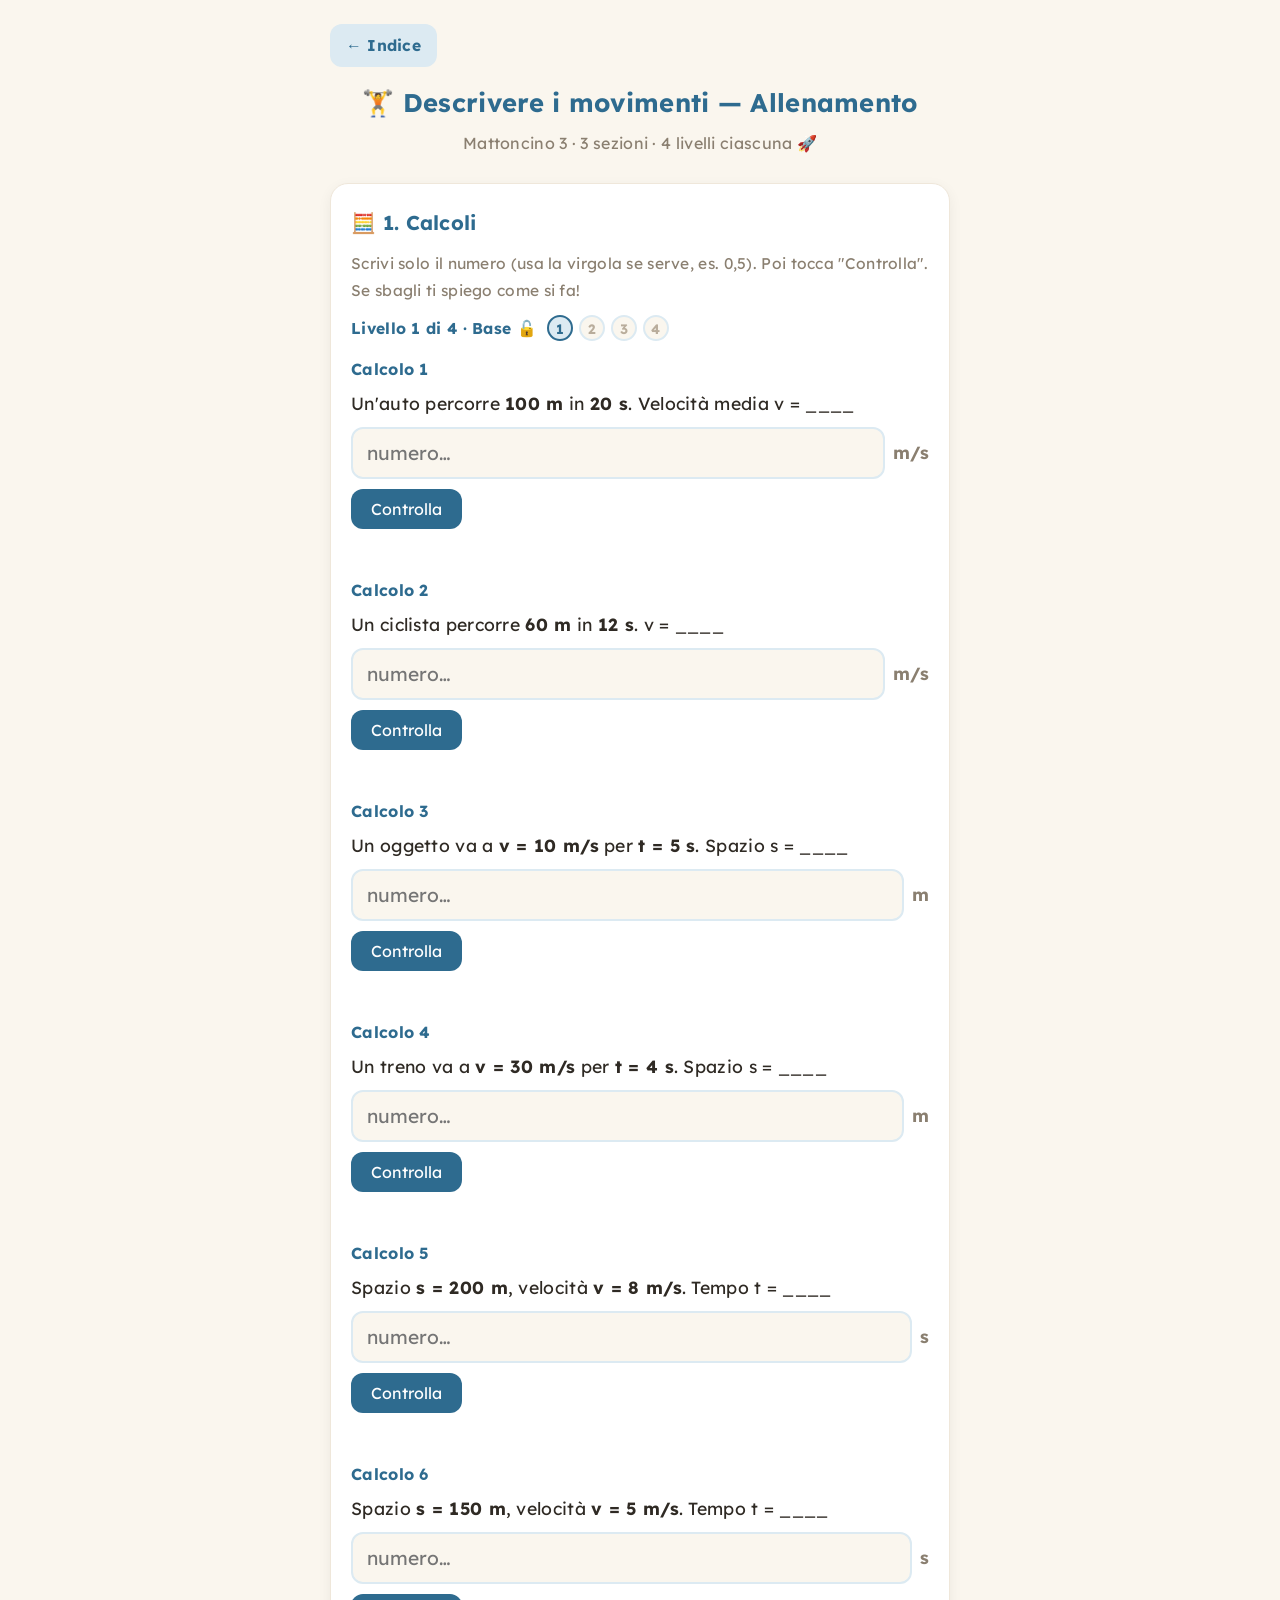
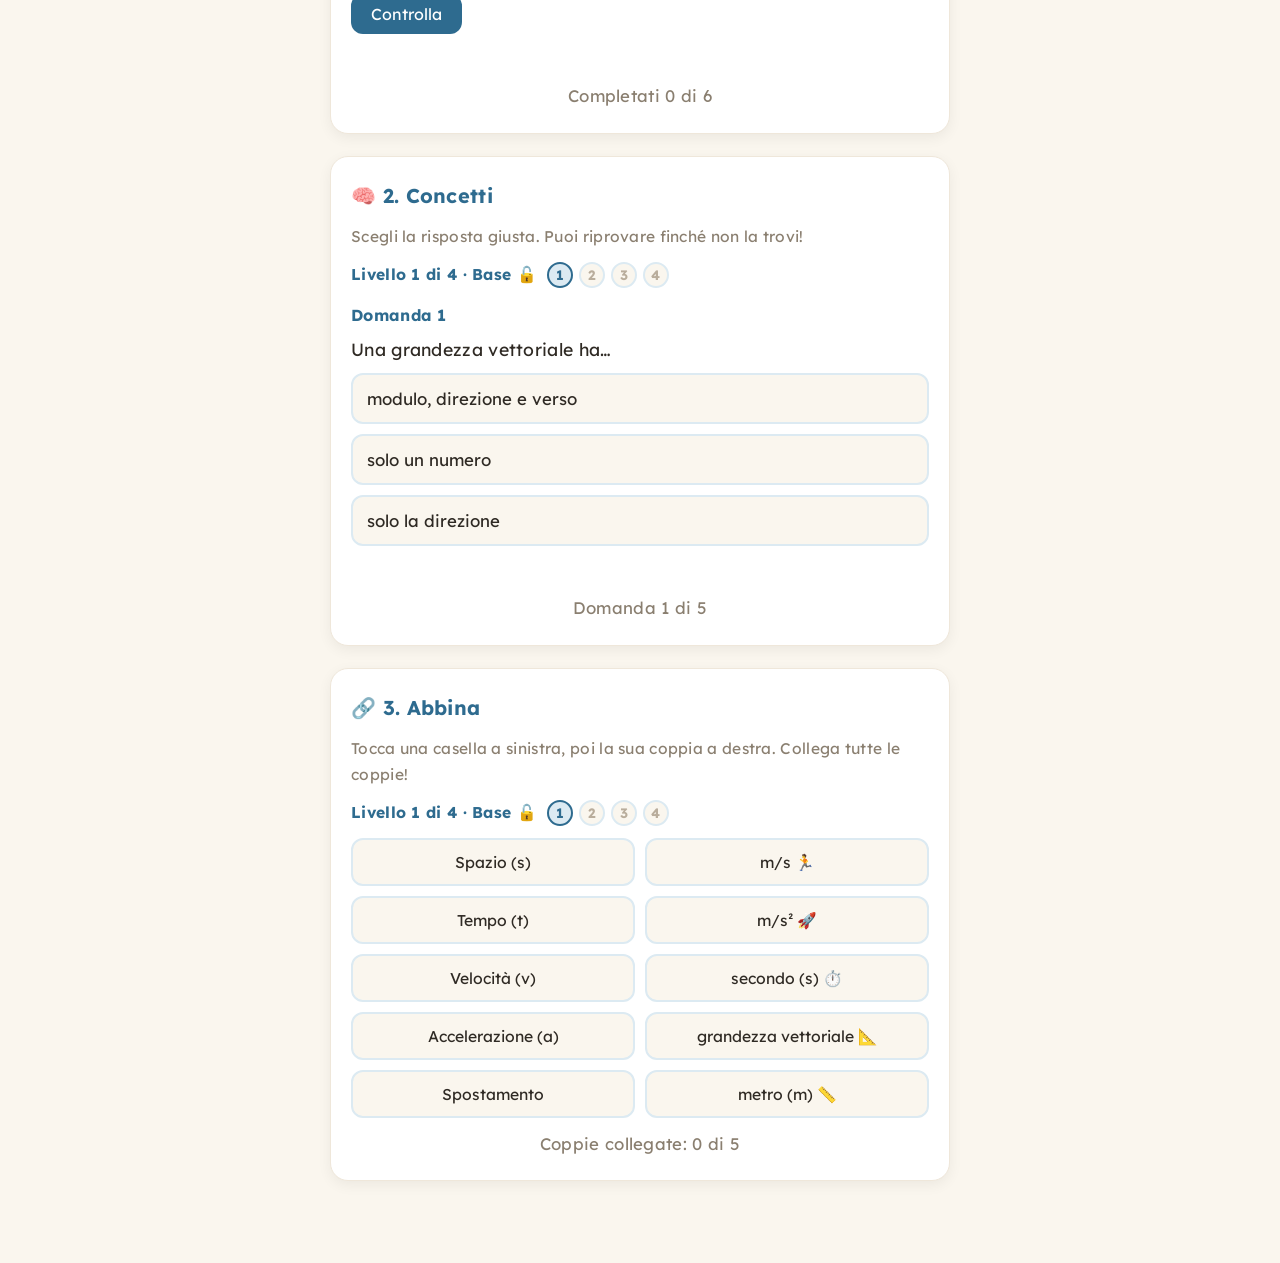
<file: movimenti-allenamento.html>
<!DOCTYPE html>
<html lang="it">
<head>
<meta charset="UTF-8">
<meta name="viewport" content="width=device-width, initial-scale=1.0">
<link rel="manifest" href="manifest.json">
<meta name="theme-color" content="#FAF6EE">
<meta name="apple-mobile-web-app-capable" content="yes">
<meta name="apple-mobile-web-app-status-bar-style" content="default">
<meta name="apple-mobile-web-app-title" content="Fisica di Irene">
<script src="alert.js"></script>
<link rel="apple-touch-icon" href="icon-180.png">
<link rel="icon" type="image/png" sizes="192x192" href="icon-192.png">
<title>Descrivere i movimenti — Allenamento</title>
<link rel="preconnect" href="https://fonts.googleapis.com">
<link rel="preconnect" href="https://fonts.gstatic.com" crossorigin>
<link href="https://fonts.googleapis.com/css2?family=Lexend:wght@400;600;700&display=swap" rel="stylesheet">
<style>
  :root{
    --bg:#FAF6EE; --card:#FFFFFF; --ink:#2F2A24;
    --accent:#2E6B8F; --accent-soft:#DCEAF2;
    --green:#3E8E5A; --green-soft:#E2F0E6;
    --red:#C2492F; --red-soft:#F6E1DB;
    --blue:#3B6EA5; --blue-soft:#E2ECF5;
  }
  *{box-sizing:border-box;}
  body{margin:0; font-family:"Lexend","Trebuchet MS",Verdana,sans-serif;
    background:var(--bg); color:var(--ink); line-height:1.7; letter-spacing:0.3px; padding:24px 14px 60px;}
  .wrap{max-width:620px;margin:0 auto;}
  h1{color:var(--accent);font-size:1.6rem;text-align:center;margin:0 0 6px;}
  .sub{text-align:center;color:#8a7f70;margin:0 0 26px;font-size:1rem;}
  .card{background:var(--card);border-radius:18px;padding:22px 20px;margin-bottom:22px;
    box-shadow:0 4px 14px rgba(0,0,0,0.06);border:1px solid #efe7da;}
  .card h2{margin:0 0 10px;font-size:1.25rem;color:var(--accent);display:flex;align-items:center;gap:8px;}
  .card .lead{color:#8a7f70;margin:0 0 12px;font-size:0.97rem;}
  .levelbar{margin:0 0 12px;}
  .lvrow{display:flex;align-items:center;gap:10px;flex-wrap:wrap;font-size:0.98rem;color:var(--accent);}
  .lvdots{display:inline-flex;gap:6px;}
  .lvdot{width:26px;height:26px;border-radius:50%;display:flex;align-items:center;justify-content:center;
    background:var(--bg);border:2px solid var(--accent-soft);color:#b9ad9c;font-size:0.85rem;font-weight:bold;}
  .lvdot.on{background:var(--accent-soft);border-color:var(--accent);color:var(--accent);}
  .ex{margin:14px 0;}
  .qnum{font-weight:bold;color:var(--accent);}
  .qtext{font-size:1.1rem;margin:6px 0 8px;}
  .options{display:flex;flex-direction:column;gap:10px;}
  .opt{background:var(--bg);border:2px solid var(--accent-soft);
    border-radius:12px;padding:13px 14px;font-size:1.05rem;cursor:pointer;
    text-align:left;font-family:inherit;color:var(--ink);transition:all .15s;}
  .opt:hover{border-color:var(--accent);}
  .opt.correct{background:var(--green-soft);border-color:var(--green);color:var(--green);font-weight:bold;}
  .opt.wrong{background:var(--red-soft);border-color:var(--red);color:var(--red);}
  .feedback{margin-top:10px;font-size:1.02rem;font-weight:bold;min-height:24px;}
  .feedback.ok{color:var(--green);}
  .feedback.no{color:var(--red);}
  .progress{text-align:center;font-size:1.05rem;margin:12px 0 0;color:#8a7f70;}
  .star{font-size:1.4rem;}
  .calc-row{display:flex;gap:8px;align-items:center;flex-wrap:wrap;margin-top:4px;}
  .write-input{flex:1;min-width:120px;font-family:"Lexend",sans-serif;font-size:1.2rem;
    padding:12px 14px;border:2px solid var(--accent-soft);border-radius:12px;
    background:var(--bg);color:var(--ink);}
  .write-input:focus{outline:none;border-color:var(--accent);}
  .unit{font-size:1.1rem;color:#8a7f70;font-weight:bold;}
  .checkbtn{margin-top:10px;background:var(--accent);color:#fff;border:none;
    border-radius:12px;padding:10px 20px;font-size:1rem;cursor:pointer;font-family:inherit;}
  .write-input.okbox{border-color:var(--green);background:var(--green-soft);}
  .write-input.nobox{border-color:var(--red);}
  .match-grid{display:grid;grid-template-columns:1fr 1fr;gap:10px;margin-top:6px;}
  .match-col{display:flex;flex-direction:column;gap:10px;}
  .match-btn{background:var(--bg);border:2px solid var(--accent-soft);border-radius:12px;
    padding:12px;font-size:0.98rem;cursor:pointer;font-family:inherit;color:var(--ink);
    display:flex;align-items:center;justify-content:center;text-align:center;gap:6px;transition:all .15s;}
  .match-btn:hover{border-color:var(--accent);}
  .match-btn.sel{border-color:var(--blue);background:var(--blue-soft);color:var(--blue);font-weight:bold;}
  .match-btn.done{background:var(--green-soft);border-color:var(--green);color:var(--green);
    font-weight:bold;cursor:default;opacity:0.85;}
  .match-btn.flash{border-color:var(--red);background:var(--red-soft);}
  .restart{display:inline-block;margin:12px auto 0;background:var(--accent);color:#fff;border:none;
    border-radius:12px;padding:11px 22px;font-size:1rem;cursor:pointer;font-family:inherit;}
</style>
</head>
<body>
<div class="wrap">
  <a href="index.html" style="display:inline-block;background:#DCEAF2;color:#2E6B8F;text-decoration:none;border-radius:12px;padding:8px 16px;font-size:0.98rem;font-weight:bold;margin-bottom:14px;">&larr; Indice</a>
  <h1>🏋️ Descrivere i movimenti — Allenamento</h1>
  <p class="sub">Mattoncino 3 · 3 sezioni · 4 livelli ciascuna 🚀</p>

  <div class="card">
    <h2>🧮 1. Calcoli</h2>
    <p class="lead">Scrivi solo il numero (usa la virgola se serve, es. 0,5). Poi tocca "Controlla". Se sbagli ti spiego come si fa!</p>
    <div class="levelbar" id="calc-level"></div>
    <div id="calc-list"></div>
    <div class="progress" id="calc-prog"></div>
  </div>

  <div class="card">
    <h2>🧠 2. Concetti</h2>
    <p class="lead">Scegli la risposta giusta. Puoi riprovare finché non la trovi!</p>
    <div class="levelbar" id="quiz-level"></div>
    <div id="quiz-box"></div>
    <div class="progress" id="quiz-prog"></div>
  </div>

  <div class="card">
    <h2>🔗 3. Abbina</h2>
    <p class="lead">Tocca una casella a sinistra, poi la sua coppia a destra. Collega tutte le coppie!</p>
    <div class="levelbar" id="match-level"></div>
    <div class="match-grid" id="match-grid"></div>
    <div class="progress" id="match-prog"></div>
  </div>
</div>

<script>
  function stars(correct,total){
    const pct=correct/total;
    const n=pct===1?5:pct>=0.75?4:pct>=0.5?3:pct>=0.25?2:1;
    return "⭐".repeat(n);
  }
  const LV=["Base","Intermedio","Avanzato","Sfida"];
  function levelBar(level){
    let dots="";
    for(let i=0;i<4;i++) dots+=`<span class="lvdot ${i<=level?'on':''}">${i+1}</span>`;
    return `<div class="lvrow"><b>Livello ${level+1} di 4 · ${LV[level]} 🔓</b><span class="lvdots">${dots}</span></div>`;
  }
  function levelResult(progEl, score, total, level, threshold, setFnName){
    const passed = score>=threshold;
    let html=`<div class="star">${stars(score,total)}</div>${score}/${total} giuste<br>`;
    if(passed && level<3){
      html+=`<b>Bravissima! Livello ${level+2} sbloccato 🔓</b><br>`;
      html+=`<button class="restart" onclick="${setFnName}(${level+1})">➡️ Vai al Livello ${level+2}</button>`;
    } else if(passed && level===3){
      if(window.segnaSezioneAllenamento) segnaSezioneAllenamento(setFnName);
      html+=`<b>🏆 Hai completato tutti i livelli!</b><br>`;
      html+=`<button class="restart" onclick="${setFnName}(0)">🔄 Rigioca dal Livello 1</button>`;
    } else {
      html+=`<b>Ci sei quasi! Riprova questo livello, ce la fai 🌱</b><br>`;
      html+=`<button class="restart" onclick="${setFnName}(${level})">🔄 Rifai il Livello ${level+1}</button>`;
    }
    progEl.innerHTML=html;
  }
  function shuffle(a){ a=a.slice(); for(let i=a.length-1;i>0;i--){ const j=Math.floor(Math.random()*(i+1)); [a[i],a[j]]=[a[j],a[i]]; } return a; }

  /* ============ SEZIONE 1 — CALCOLI ============ */
  const calcLevels = [
    [ // L1 — velocità base: v = s/t, s = v×t, t = s/v
      {q:"Un'auto percorre <b>100 m</b> in <b>20 s</b>. Velocità media v = ____", a:5, unit:"m/s", sol:"v = s ÷ t = 100 ÷ 20 = 5 m/s."},
      {q:"Un ciclista percorre <b>60 m</b> in <b>12 s</b>. v = ____", a:5, unit:"m/s", sol:"v = 60 ÷ 12 = 5 m/s."},
      {q:"Un oggetto va a <b>v = 10 m/s</b> per <b>t = 5 s</b>. Spazio s = ____", a:50, unit:"m", sol:"s = v × t = 10 × 5 = 50 m."},
      {q:"Un treno va a <b>v = 30 m/s</b> per <b>t = 4 s</b>. Spazio s = ____", a:120, unit:"m", sol:"s = 30 × 4 = 120 m."},
      {q:"Spazio <b>s = 200 m</b>, velocità <b>v = 8 m/s</b>. Tempo t = ____", a:25, unit:"s", sol:"t = s ÷ v = 200 ÷ 8 = 25 s."},
      {q:"Spazio <b>s = 150 m</b>, velocità <b>v = 5 m/s</b>. Tempo t = ____", a:30, unit:"s", sol:"t = 150 ÷ 5 = 30 s."},
    ],
    [ // L2 — MRU + conversioni km/h ↔ m/s
      {q:"Converti <b>72 km/h</b> in m/s. (÷ 3,6) v = ____", a:20, unit:"m/s", sol:"72 ÷ 3,6 = 20 m/s."},
      {q:"Converti <b>36 km/h</b> in m/s. v = ____", a:10, unit:"m/s", sol:"36 ÷ 3,6 = 10 m/s."},
      {q:"MRU: <b>v = 15 m/s</b>, <b>t = 4 s</b>. s = ____", a:60, unit:"m", sol:"s = 15 × 4 = 60 m."},
      {q:"MRU: <b>v = 20 m/s</b>, <b>t = 3 s</b>. s = ____", a:60, unit:"m", sol:"s = 20 × 3 = 60 m."},
      {q:"MRU: <b>s = 90 m</b>, <b>v = 18 m/s</b>. t = ____", a:5, unit:"s", sol:"t = 90 ÷ 18 = 5 s."},
      {q:"MRU: <b>s = 400 m</b>, <b>t = 80 s</b>. v = ____", a:5, unit:"m/s", sol:"v = 400 ÷ 80 = 5 m/s."},
    ],
    [ // L3 — accelerazione: a = Δv/Δt
      {q:"<b>v₀ = 0</b>, <b>v_f = 20 m/s</b>, <b>t = 4 s</b>. Accelerazione a = ____", a:5, unit:"m/s²", sol:"a = (20 − 0) ÷ 4 = 5 m/s²."},
      {q:"<b>v₀ = 10 m/s</b>, <b>v_f = 30 m/s</b>, <b>t = 5 s</b>. a = ____", a:4, unit:"m/s²", sol:"a = (30 − 10) ÷ 5 = 20 ÷ 5 = 4 m/s²."},
      {q:"<b>v₀ = 0</b>, <b>v_f = 30 m/s</b>, <b>t = 6 s</b>. a = ____", a:5, unit:"m/s²", sol:"a = 30 ÷ 6 = 5 m/s²."},
      {q:"<b>v₀ = 5 m/s</b>, <b>v_f = 25 m/s</b>, <b>t = 4 s</b>. a = ____", a:5, unit:"m/s²", sol:"a = (25 − 5) ÷ 4 = 20 ÷ 4 = 5 m/s²."},
      {q:"<b>a = 3 m/s²</b>, <b>t = 4 s</b>. Variazione di velocità Δv = ____", a:12, unit:"m/s", sol:"Δv = a × t = 3 × 4 = 12 m/s."},
      {q:"<b>v₀ = 0</b>, <b>v_f = 20 m/s</b>, <b>a = 4 m/s²</b>. Tempo t = ____", a:5, unit:"s", sol:"t = Δv ÷ a = 20 ÷ 4 = 5 s."},
    ],
    [ // L4 — MUA completo
      {q:"MUA: <b>v₀ = 2 m/s</b>, <b>a = 3 m/s²</b>, <b>t = 4 s</b>. Velocità finale v = ____", a:14, unit:"m/s", sol:"v = v₀ + at = 2 + 3×4 = 2 + 12 = 14 m/s."},
      {q:"MUA da fermo: <b>a = 5 m/s²</b>, <b>t = 6 s</b>. v = ____", a:30, unit:"m/s", sol:"v = 0 + 5×6 = 30 m/s."},
      {q:"MUA da fermo: <b>a = 2 m/s²</b>, <b>t = 4 s</b>. Spazio s = ____", a:16, unit:"m", sol:"s = ½ × a × t² = ½ × 2 × 16 = 16 m."},
      {q:"MUA da fermo: <b>a = 10 m/s²</b>, <b>t = 3 s</b>. s = ____", a:45, unit:"m", sol:"s = ½ × 10 × 9 = 45 m."},
      {q:"MUA: <b>v₀ = 5 m/s</b>, <b>a = 2 m/s²</b>, <b>t = 3 s</b>. s = ____", a:24, unit:"m", sol:"s = 5×3 + ½×2×9 = 15 + 9 = 24 m."},
      {q:"MUA da fermo: <b>a = 2 m/s²</b>, <b>s = 25 m</b>. Velocità finale v = ____", a:10, unit:"m/s", sol:"v² = 2×2×25 = 100 → v = √100 = 10 m/s."},
    ],
  ];
  let cLevel=0, calcDone=[];
  function parseNum(s){ return parseFloat(String(s).trim().replace(",",".").replace(/\s+/g,"")); }
  function setCalcLevel(lvl){
    cLevel=lvl;
    const data=calcLevels[lvl];
    calcDone=new Array(data.length).fill(false);
    document.getElementById("calc-level").innerHTML=levelBar(lvl);
    document.getElementById("calc-prog").textContent=`Completati 0 di ${data.length}`;
    const list=document.getElementById("calc-list");
    list.innerHTML=data.map((it,i)=>`
      <div class="ex">
        <div class="qnum">Calcolo ${i+1}</div>
        <div class="qtext">${it.q}</div>
        <div class="calc-row">
          <input class="write-input" id="ci${i}" type="text" inputmode="decimal" autocomplete="off" placeholder="numero…">
          <span class="unit">${it.unit}</span>
        </div>
        <button class="checkbtn" onclick="checkCalc(${i})">Controlla</button>
        <div class="feedback" id="cfb${i}"></div>
      </div>`).join("");
  }
  function checkCalc(i){
    const it=calcLevels[cLevel][i];
    const inp=document.getElementById("ci"+i);
    const fb=document.getElementById("cfb"+i);
    const val=parseNum(inp.value);
    const ok = !isNaN(val) && Math.abs(val - it.a) < 0.05;
    if(ok){
      inp.classList.add("okbox"); inp.classList.remove("nobox");
      fb.innerHTML="✅ Perfetto! "+it.sol; fb.className="feedback ok";
    } else {
      inp.classList.add("nobox");
      fb.innerHTML=`💛 Quasi! ${it.sol}<br>La risposta è: <b>${String(it.a).replace(".",",")} ${it.unit}</b>`;
      fb.className="feedback no";
    }
    if(!calcDone[i]){ calcDone[i]=true; updateCalc(); }
  }
  function updateCalc(){
    const data=calcLevels[cLevel];
    const pr=document.getElementById("calc-prog");
    const done=calcDone.filter(Boolean).length;
    if(done<data.length){ pr.textContent=`Completati ${done} di ${data.length}`; return; }
    let correct=0;
    data.forEach((_,i)=>{ if(document.getElementById("ci"+i).classList.contains("okbox")) correct++; });
    levelResult(pr, correct, data.length, cLevel, 4, "setCalcLevel");
  }

  /* ============ SEZIONE 2 — CONCETTI ============ */
  const quizLevels = [
    [ // L1 — grandezze, velocità base
      {q:"Una grandezza vettoriale ha…", opts:["modulo, direzione e verso","solo un numero","solo la direzione"], correct:0},
      {q:"La velocità si misura in…", opts:["m/s","kg","m"], correct:0},
      {q:"La formula per la velocità media è…", opts:["v = s / t","v = s × t","v = t / s"], correct:0},
      {q:"Se percorro 80 m in 20 s, la mia velocità è…", opts:["4 m/s","1600 m/s","0,25 m/s"], correct:0},
      {q:"Lo spostamento è…", opts:["la distanza in linea retta tra partenza e arrivo","tutta la strada percorsa","la velocità × il tempo"], correct:0},
    ],
    [ // L2 — MRU
      {q:"Nel moto rettilineo uniforme (MRU) la velocità è…", opts:["costante","crescente","sempre zero"], correct:0},
      {q:"Nel MRU l'accelerazione vale…", opts:["zero","10 m/s²","dipende dalla velocità"], correct:0},
      {q:"Nel grafico spazio–tempo del MRU la curva è…", opts:["una retta inclinata","una parabola","una retta orizzontale"], correct:0},
      {q:"Nel grafico velocità–tempo del MRU la curva è…", opts:["una retta orizzontale","una retta inclinata","una parabola"], correct:0},
      {q:"In MRU con v = 10 m/s e t = 5 s, lo spazio è…", opts:["50 m","2 m","15 m"], correct:0},
    ],
    [ // L3 — accelerazione
      {q:"L'accelerazione si misura in…", opts:["m/s²","m/s","kg"], correct:0},
      {q:"Un oggetto accelera se la sua velocità…", opts:["cambia nel tempo","è costante","è molto grande"], correct:0},
      {q:"Nel moto uniformemente accelerato (MUA) l'accelerazione è…", opts:["costante","variabile","nulla"], correct:0},
      {q:"Se v₀ = 0 e a = 4 m/s², dopo 3 s la velocità è…", opts:["12 m/s","7 m/s","43 m/s"], correct:0},
      {q:"Nel MUA il grafico spazio–tempo è…", opts:["una parabola","una retta","un cerchio"], correct:0},
    ],
    [ // L4 — MUA avanzato
      {q:"La formula v = v₀ + at si usa nel…", opts:["MUA","MRU","moto circolare"], correct:0},
      {q:"Un'auto frena: la sua accelerazione è…", opts:["negativa (decelerazione)","positiva","nulla"], correct:0},
      {q:"Se v₀ = 0, a = 5 m/s², t = 4 s: lo spazio percorso è…", opts:["40 m","20 m","10 m"], correct:0},
      {q:"Nel grafico v–t del MUA la curva è…", opts:["una retta inclinata","una parabola","una retta orizzontale"], correct:0},
      {q:"Per convertire 54 km/h in m/s si…", opts:["divide per 3,6","moltiplica per 3,6","divide per 60"], correct:0},
    ],
  ];
  let qLevel=0, qc=0, qs=0, qCorrect=0;
  function setQuizLevel(lvl){ qLevel=lvl; qc=0; qs=0; document.getElementById("quiz-level").innerHTML=levelBar(lvl); showQuiz(); }
  function showQuiz(){
    const data=quizLevels[qLevel];
    const box=document.getElementById("quiz-box");
    const pr=document.getElementById("quiz-prog");
    if(qc>=data.length){ box.innerHTML=""; levelResult(pr, qs, data.length, qLevel, Math.max(data.length-1,1), "setQuizLevel"); return; }
    const it=data[qc];
    const order=shuffle(it.opts.map((_,i)=>i));
    const shown=order.map(k=>it.opts[k]);
    qCorrect=order.indexOf(it.correct);
    pr.textContent=`Domanda ${qc+1} di ${data.length}`;
    box.innerHTML=`
      <div class="ex">
        <div class="qnum">Domanda ${qc+1}</div>
        <div class="qtext">${it.q}</div>
        <div class="options">
          ${shown.map((o,i)=>`<button class="opt" onclick="quizAns(${i})">${o}</button>`).join("")}
        </div>
        <div class="feedback" id="qfb"></div>
      </div>`;
  }
  function quizAns(i){
    const opts=document.querySelectorAll("#quiz-box .opt");
    const fb=document.getElementById("qfb");
    if(i===qCorrect){
      opts[i].classList.add("correct");
      fb.textContent="✅ Giusto!"; fb.className="feedback ok";
      qs++; opts.forEach(o=>o.disabled=true);
      setTimeout(()=>{ qc++; showQuiz(); },1100);
    } else {
      opts[i].classList.add("wrong");
      fb.textContent="Riprova 🙂"; fb.className="feedback no";
    }
  }

  /* ============ SEZIONE 3 — ABBINA ============ */
  const matchLevels = [
    [ // L1 — grandezza ↔ unità di misura
      {l:"Spazio (s)", r:"metro (m) 📏"},
      {l:"Tempo (t)", r:"secondo (s) ⏱️"},
      {l:"Velocità (v)", r:"m/s 🏃"},
      {l:"Accelerazione (a)", r:"m/s² 🚀"},
      {l:"Spostamento", r:"grandezza vettoriale 📐"},
    ],
    [ // L2 — formula ↔ significato
      {l:"v = s / t", r:"velocità = spazio ÷ tempo"},
      {l:"s = v × t", r:"spazio = velocità × tempo"},
      {l:"t = s / v", r:"tempo = spazio ÷ velocità"},
      {l:"a = Δv / Δt", r:"accelerazione = Δvelocità ÷ tempo"},
      {l:"v = v₀ + at", r:"velocità finale nel MUA"},
    ],
    [ // L3 — tipo di moto ↔ caratteristica
      {l:"MRU", r:"velocità costante, a = 0"},
      {l:"MUA", r:"accelerazione costante ≠ 0 🔺"},
      {l:"Moto a riposo", r:"velocità = 0 🧱"},
      {l:"Decelerazione", r:"accelerazione negativa ← frenata"},
      {l:"Caduta libera", r:"a = g ≈ 10 m/s² 🍎"},
    ],
    [ // L4 — dato ↔ risultato
      {l:"v=5m/s, t=10s → s=?", r:"50 m"},
      {l:"s=90m, v=9m/s → t=?", r:"10 s"},
      {l:"v₀=0, a=2m/s², t=5s → v=?", r:"10 m/s"},
      {l:"v₀=0, a=2m/s², t=5s → s=?", r:"25 m"},
      {l:"v₀=0, vf=20m/s, t=4s → a=?", r:"5 m/s²"},
    ],
  ];
  let mLevel=0, selL=null, matched=0, firstTry=0, spoiled;
  function setMatchLevel(lvl){
    mLevel=lvl; selL=null; matched=0; firstTry=0; spoiled=new Set();
    const pairs=matchLevels[lvl];
    document.getElementById("match-level").innerHTML=levelBar(lvl);
    const grid=document.getElementById("match-grid");
    const left=pairs.map((p,i)=>`<button class="match-btn" id="ml${i}" onclick="pickL(${i})">${p.l}</button>`).join("");
    const order=shuffle(pairs.map((_,i)=>i));
    const right=order.map(i=>`<button class="match-btn" id="mr${i}" onclick="pickR(${i})">${pairs[i].r}</button>`).join("");
    grid.innerHTML=`<div class="match-col">${left}</div><div class="match-col">${right}</div>`;
    document.getElementById("match-prog").textContent=`Coppie collegate: 0 di ${pairs.length}`;
  }
  function pickL(i){
    const btn=document.getElementById("ml"+i);
    if(btn.classList.contains("done")) return;
    document.querySelectorAll(".match-btn.sel").forEach(b=>b.classList.remove("sel"));
    selL=i; btn.classList.add("sel");
  }
  function pickR(i){
    if(selL===null) return;
    const rBtn=document.getElementById("mr"+i);
    if(rBtn.classList.contains("done")) return;
    const lBtn=document.getElementById("ml"+selL);
    const pairs=matchLevels[mLevel];
    if(selL===i){
      lBtn.classList.remove("sel"); lBtn.classList.add("done"); rBtn.classList.add("done");
      if(!spoiled.has(selL)) firstTry++;
      selL=null; matched++;
      const pr=document.getElementById("match-prog");
      if(matched>=pairs.length){
        levelResult(pr, firstTry, pairs.length, mLevel, Math.max(pairs.length-1,1), "setMatchLevel");
      } else {
        pr.textContent=`Coppie collegate: ${matched} di ${pairs.length}`;
      }
    } else {
      spoiled.add(selL);
      rBtn.classList.add("flash");
      setTimeout(()=>rBtn.classList.remove("flash"),500);
      lBtn.classList.remove("sel"); selL=null;
    }
  }

  setCalcLevel(0);
  setQuizLevel(0);
  setMatchLevel(0);
</script>
<script>
  if ('serviceWorker' in navigator) { navigator.serviceWorker.register('./service-worker.js'); }
</script>
</body>
</html>
</file>
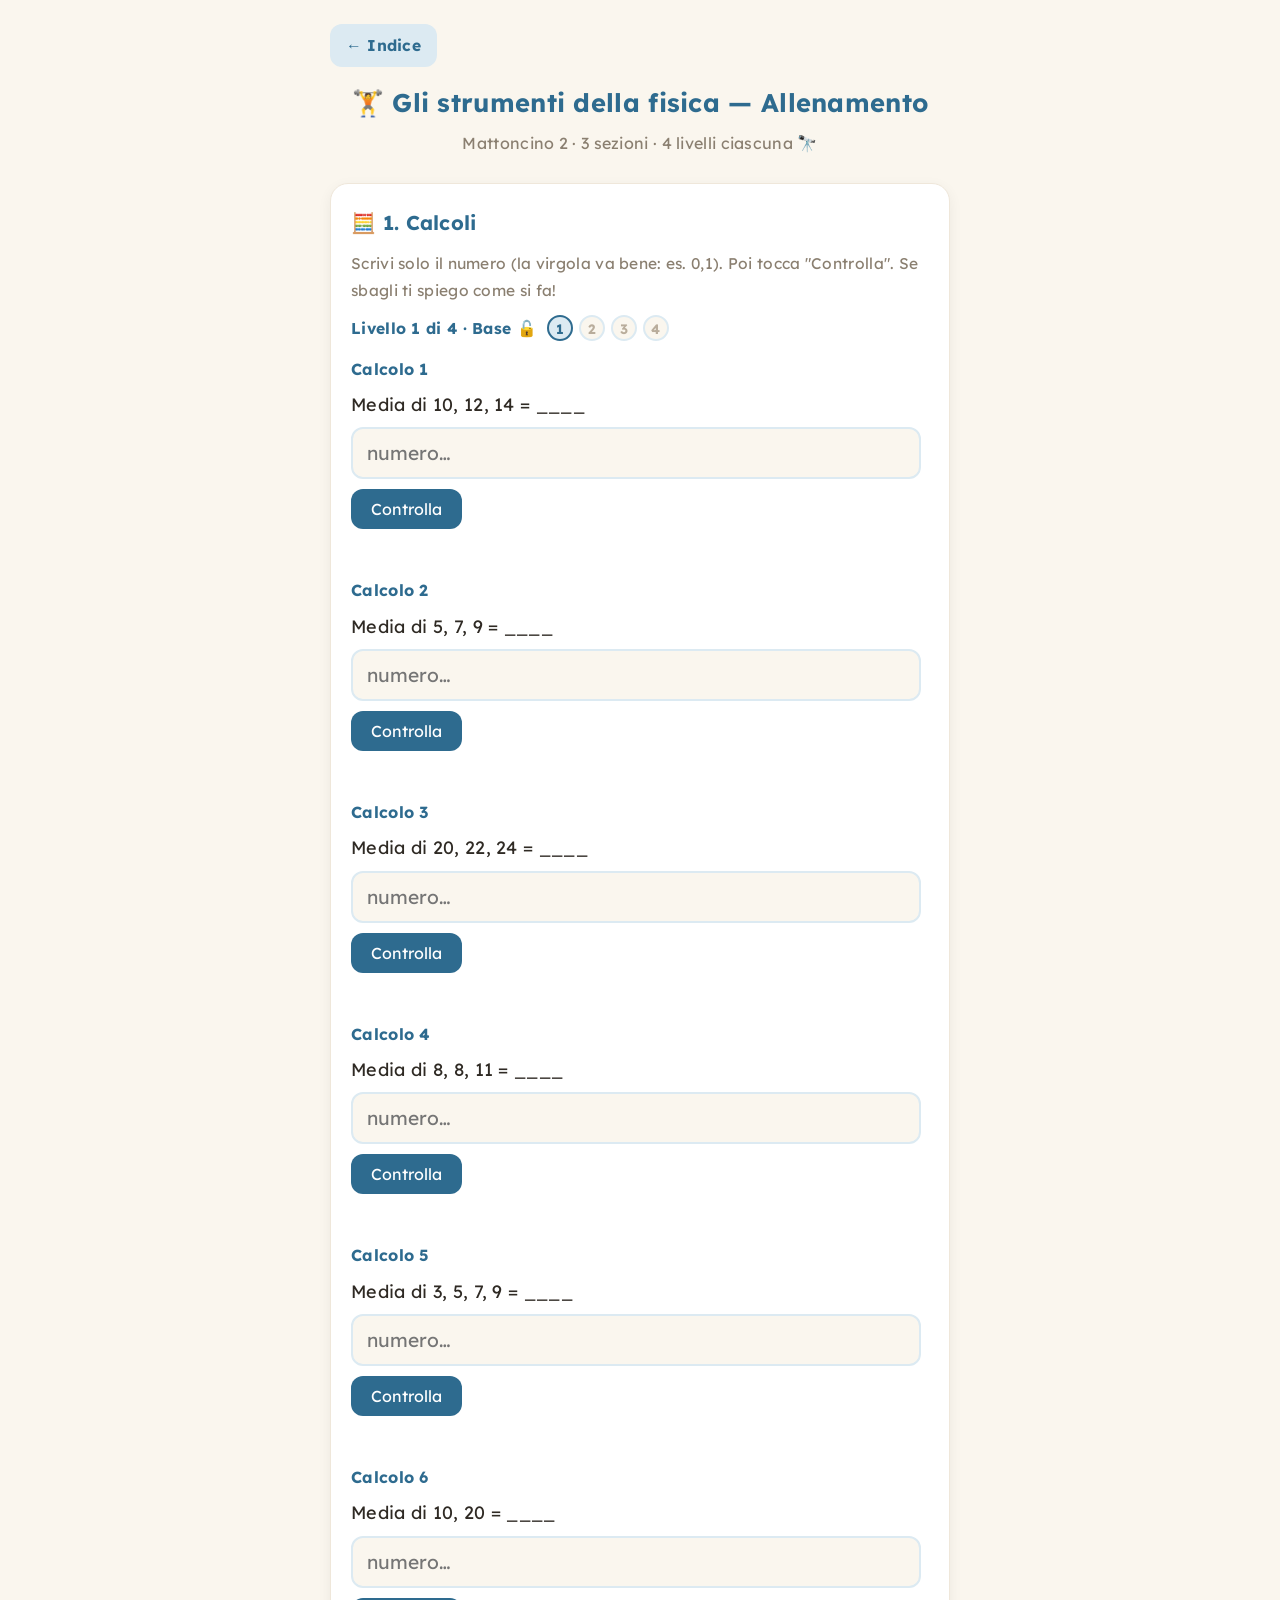
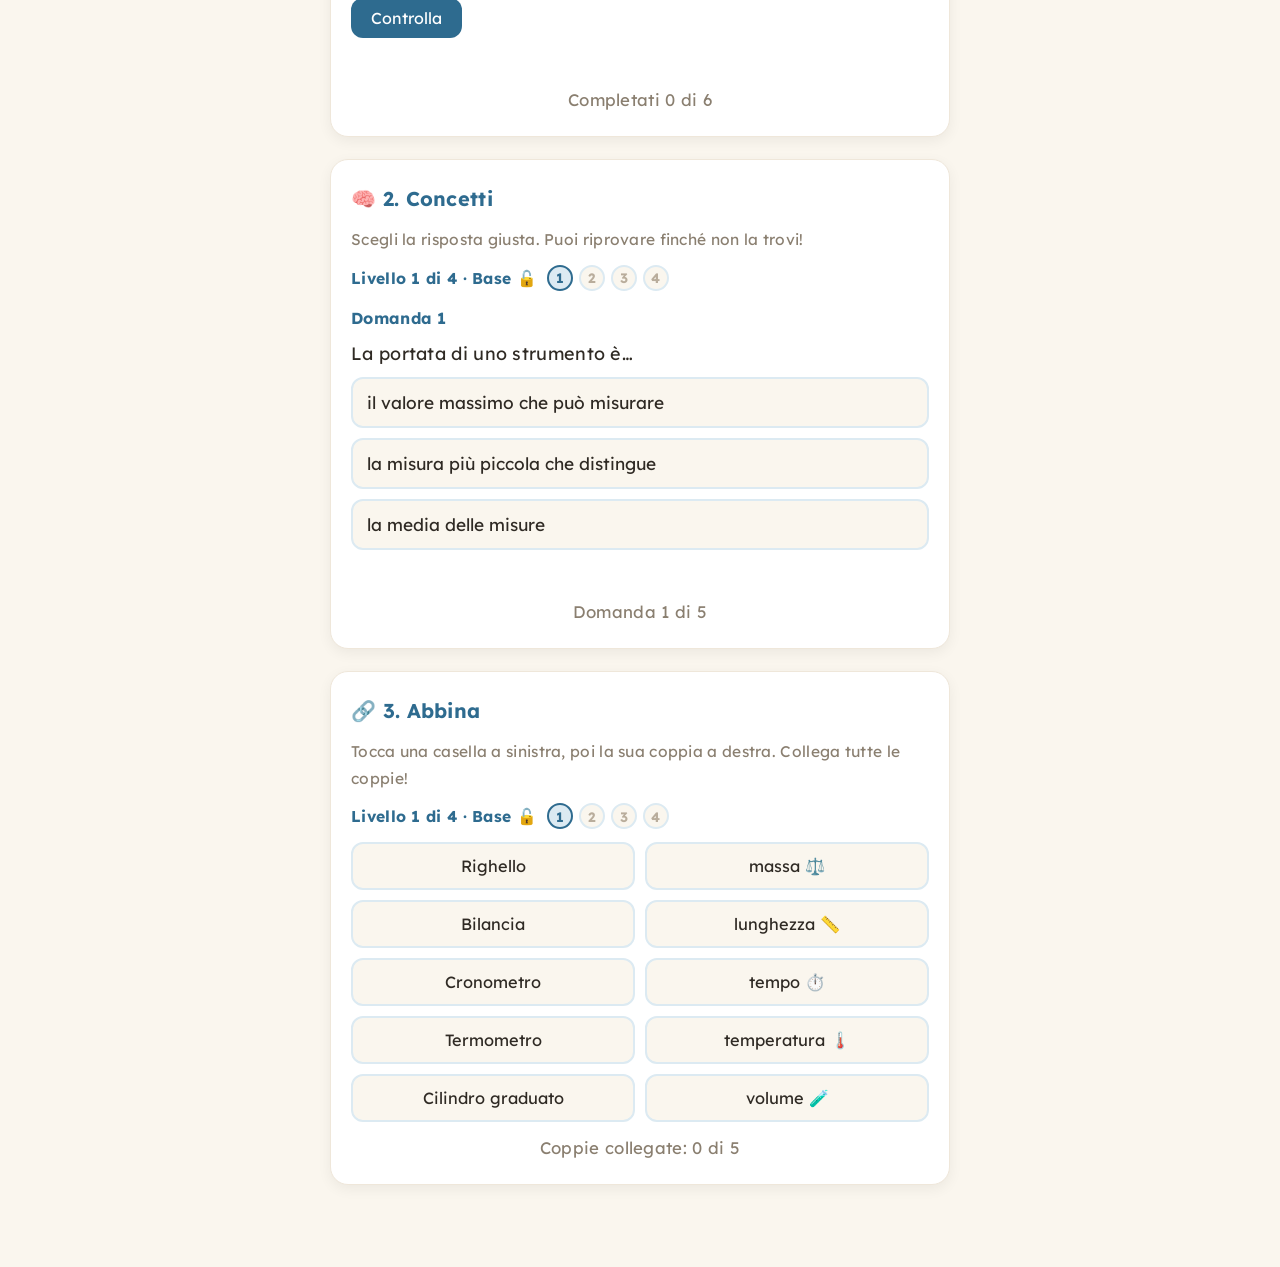
<file: strumenti-allenamento.html>
<!DOCTYPE html>
<html lang="it">
<head>
<meta charset="UTF-8">
<meta name="viewport" content="width=device-width, initial-scale=1.0">
<link rel="manifest" href="manifest.json">
<meta name="theme-color" content="#FAF6EE">
<meta name="apple-mobile-web-app-capable" content="yes">
<meta name="apple-mobile-web-app-status-bar-style" content="default">
<meta name="apple-mobile-web-app-title" content="Fisica di Irene">
<script src="alert.js"></script>
<link rel="apple-touch-icon" href="icon-180.png">
<link rel="icon" type="image/png" sizes="192x192" href="icon-192.png">
<title>Gli strumenti della fisica — Allenamento</title>
<link rel="preconnect" href="https://fonts.googleapis.com">
<link rel="preconnect" href="https://fonts.gstatic.com" crossorigin>
<link href="https://fonts.googleapis.com/css2?family=Lexend:wght@400;600;700&display=swap" rel="stylesheet">
<style>
  :root{
    --bg:#FAF6EE; --card:#FFFFFF; --ink:#2F2A24;
    --accent:#2E6B8F; --accent-soft:#DCEAF2;
    --green:#3E8E5A; --green-soft:#E2F0E6;
    --red:#C2492F; --red-soft:#F6E1DB;
    --blue:#3B6EA5; --blue-soft:#E2ECF5;
  }
  *{box-sizing:border-box;}
  body{margin:0; font-family:"Lexend","Trebuchet MS",Verdana,sans-serif;
    background:var(--bg); color:var(--ink); line-height:1.7; letter-spacing:0.3px; padding:24px 14px 60px;}
  .wrap{max-width:620px;margin:0 auto;}
  h1{color:var(--accent);font-size:1.6rem;text-align:center;margin:0 0 6px;}
  .sub{text-align:center;color:#8a7f70;margin:0 0 26px;font-size:1rem;}
  .card{background:var(--card);border-radius:18px;padding:22px 20px;margin-bottom:22px;
    box-shadow:0 4px 14px rgba(0,0,0,0.06);border:1px solid #efe7da;}
  .card h2{margin:0 0 10px;font-size:1.25rem;color:var(--accent);display:flex;align-items:center;gap:8px;}
  .card .lead{color:#8a7f70;margin:0 0 12px;font-size:0.97rem;}
  .levelbar{margin:0 0 12px;}
  .lvrow{display:flex;align-items:center;gap:10px;flex-wrap:wrap;font-size:0.98rem;color:var(--accent);}
  .lvdots{display:inline-flex;gap:6px;}
  .lvdot{width:26px;height:26px;border-radius:50%;display:flex;align-items:center;justify-content:center;
    background:var(--bg);border:2px solid var(--accent-soft);color:#b9ad9c;font-size:0.85rem;font-weight:bold;}
  .lvdot.on{background:var(--accent-soft);border-color:var(--accent);color:var(--accent);}
  .ex{margin:14px 0;}
  .qnum{font-weight:bold;color:var(--accent);}
  .qtext{font-size:1.12rem;margin:6px 0 8px;}
  .options{display:flex;flex-direction:column;gap:10px;}
  .opt{background:var(--bg);border:2px solid var(--accent-soft);
    border-radius:12px;padding:13px 14px;font-size:1.08rem;cursor:pointer;
    text-align:left;font-family:inherit;color:var(--ink);transition:all .15s;}
  .opt:hover{border-color:var(--accent);}
  .opt.correct{background:var(--green-soft);border-color:var(--green);color:var(--green);font-weight:bold;}
  .opt.wrong{background:var(--red-soft);border-color:var(--red);color:var(--red);}
  .feedback{margin-top:10px;font-size:1.02rem;font-weight:bold;min-height:24px;}
  .feedback.ok{color:var(--green);}
  .feedback.no{color:var(--red);}
  .progress{text-align:center;font-size:1.05rem;margin:12px 0 0;color:#8a7f70;}
  .star{font-size:1.4rem;}
  .calc-row{display:flex;gap:8px;align-items:center;flex-wrap:wrap;margin-top:4px;}
  .write-input{flex:1;min-width:120px;font-family:"Lexend",sans-serif;font-size:1.2rem;
    padding:12px 14px;border:2px solid var(--accent-soft);border-radius:12px;
    background:var(--bg);color:var(--ink);}
  .write-input:focus{outline:none;border-color:var(--accent);}
  .unit{font-size:1.1rem;color:#8a7f70;font-weight:bold;}
  .checkbtn{margin-top:10px;background:var(--accent);color:#fff;border:none;
    border-radius:12px;padding:10px 20px;font-size:1rem;cursor:pointer;font-family:inherit;}
  .write-input.okbox{border-color:var(--green);background:var(--green-soft);}
  .write-input.nobox{border-color:var(--red);}
  .match-grid{display:grid;grid-template-columns:1fr 1fr;gap:10px;margin-top:6px;}
  .match-col{display:flex;flex-direction:column;gap:10px;}
  .match-btn{background:var(--bg);border:2px solid var(--accent-soft);border-radius:12px;
    padding:12px;font-size:1.02rem;cursor:pointer;font-family:inherit;color:var(--ink);
    display:flex;align-items:center;justify-content:center;text-align:center;gap:6px;transition:all .15s;}
  .match-btn:hover{border-color:var(--accent);}
  .match-btn.sel{border-color:var(--blue);background:var(--blue-soft);color:var(--blue);font-weight:bold;}
  .match-btn.done{background:var(--green-soft);border-color:var(--green);color:var(--green);
    font-weight:bold;cursor:default;opacity:0.85;}
  .match-btn.flash{border-color:var(--red);background:var(--red-soft);}
  .restart{display:inline-block;margin:12px auto 0;background:var(--accent);color:#fff;border:none;
    border-radius:12px;padding:11px 22px;font-size:1rem;cursor:pointer;font-family:inherit;}
</style>
</head>
<body>
<div class="wrap">
  <a href="index.html" style="display:inline-block;background:#DCEAF2;color:#2E6B8F;text-decoration:none;border-radius:12px;padding:8px 16px;font-size:0.98rem;font-weight:bold;margin-bottom:14px;">&larr; Indice</a>
  <h1>🏋️ Gli strumenti della fisica — Allenamento</h1>
  <p class="sub">Mattoncino 2 · 3 sezioni · 4 livelli ciascuna 🔭</p>

  <div class="card">
    <h2>🧮 1. Calcoli</h2>
    <p class="lead">Scrivi solo il numero (la virgola va bene: es. 0,1). Poi tocca "Controlla". Se sbagli ti spiego come si fa!</p>
    <div class="levelbar" id="calc-level"></div>
    <div id="calc-list"></div>
    <div class="progress" id="calc-prog"></div>
  </div>

  <div class="card">
    <h2>🧠 2. Concetti</h2>
    <p class="lead">Scegli la risposta giusta. Puoi riprovare finché non la trovi!</p>
    <div class="levelbar" id="quiz-level"></div>
    <div id="quiz-box"></div>
    <div class="progress" id="quiz-prog"></div>
  </div>

  <div class="card">
    <h2>🔗 3. Abbina</h2>
    <p class="lead">Tocca una casella a sinistra, poi la sua coppia a destra. Collega tutte le coppie!</p>
    <div class="levelbar" id="match-level"></div>
    <div class="match-grid" id="match-grid"></div>
    <div class="progress" id="match-prog"></div>
  </div>
</div>

<script>
  function stars(correct,total){
    const pct=correct/total;
    const n=pct===1?5:pct>=0.75?4:pct>=0.5?3:pct>=0.25?2:1;
    return "⭐".repeat(n);
  }
  const LV=["Base","Intermedio","Avanzato","Sfida"];
  function levelBar(level){
    let dots="";
    for(let i=0;i<4;i++) dots+=`<span class="lvdot ${i<=level?'on':''}">${i+1}</span>`;
    return `<div class="lvrow"><b>Livello ${level+1} di 4 · ${LV[level]} 🔓</b><span class="lvdots">${dots}</span></div>`;
  }
  function levelResult(progEl, score, total, level, threshold, setFnName){
    const passed = score>=threshold;
    let html=`<div class="star">${stars(score,total)}</div>${score}/${total} giuste<br>`;
    if(passed && level<3){
      html+=`<b>Bravissima! Livello ${level+2} sbloccato 🔓</b><br>`;
      html+=`<button class="restart" onclick="${setFnName}(${level+1})">➡️ Vai al Livello ${level+2}</button>`;
    } else if(passed && level===3){
      if(window.segnaSezioneAllenamento) segnaSezioneAllenamento(setFnName);
      html+=`<b>🏆 Hai completato tutti i livelli!</b><br>`;
      html+=`<button class="restart" onclick="${setFnName}(0)">🔄 Rigioca dal Livello 1</button>`;
    } else {
      html+=`<b>Ci sei quasi! Riprova questo livello, ce la fai 🌱</b><br>`;
      html+=`<button class="restart" onclick="${setFnName}(${level})">🔄 Rifai il Livello ${level+1}</button>`;
    }
    progEl.innerHTML=html;
  }
  function shuffle(a){ a=a.slice(); for(let i=a.length-1;i>0;i--){ const j=Math.floor(Math.random()*(i+1)); [a[i],a[j]]=[a[j],a[i]]; } return a; }

  /* ============ SEZIONE 1 — CALCOLI ============ */
  const calcLevels = [
    [ // L1 — valore medio
      {q:"Media di 10, 12, 14 = ____", a:12, unit:"", sol:"(10+12+14) ÷ 3 = 36 ÷ 3 = 12."},
      {q:"Media di 5, 7, 9 = ____", a:7, unit:"", sol:"(5+7+9) ÷ 3 = 21 ÷ 3 = 7."},
      {q:"Media di 20, 22, 24 = ____", a:22, unit:"", sol:"(20+22+24) ÷ 3 = 66 ÷ 3 = 22."},
      {q:"Media di 8, 8, 11 = ____", a:9, unit:"", sol:"(8+8+11) ÷ 3 = 27 ÷ 3 = 9."},
      {q:"Media di 3, 5, 7, 9 = ____", a:6, unit:"", sol:"(3+5+7+9) ÷ 4 = 24 ÷ 4 = 6."},
      {q:"Media di 10, 20 = ____", a:15, unit:"", sol:"(10+20) ÷ 2 = 30 ÷ 2 = 15."},
    ],
    [ // L2 — errore assoluto = (max - min) / 2
      {q:"Misure: 10,2 / 10,4 / 10,3.  Errore assoluto = ____", a:0.1, unit:"", sol:"(10,4 − 10,2) ÷ 2 = 0,2 ÷ 2 = 0,1."},
      {q:"Misure: 5,0 / 5,4.  Errore assoluto = ____", a:0.2, unit:"", sol:"(5,4 − 5,0) ÷ 2 = 0,4 ÷ 2 = 0,2."},
      {q:"Misure: 7,1 / 7,3 / 7,5.  Errore assoluto = ____", a:0.2, unit:"", sol:"(7,5 − 7,1) ÷ 2 = 0,4 ÷ 2 = 0,2."},
      {q:"Misure: 20 / 24.  Errore assoluto = ____", a:2, unit:"", sol:"(24 − 20) ÷ 2 = 4 ÷ 2 = 2."},
      {q:"Misure: 4,52 / 4,56.  Errore assoluto = ____", a:0.02, unit:"", sol:"(4,56 − 4,52) ÷ 2 = 0,04 ÷ 2 = 0,02."},
      {q:"Misure: 100 / 110.  Errore assoluto = ____", a:5, unit:"", sol:"(110 − 100) ÷ 2 = 10 ÷ 2 = 5."},
    ],
    [ // L3 — errore relativo & percentuale
      {q:"Media 10, errore assoluto 0,1.  Errore relativo = ____", a:0.01, unit:"", sol:"Er = 0,1 ÷ 10 = 0,01."},
      {q:"Media 50, errore assoluto 2.  Errore percentuale = ____ %", a:4, unit:"%", sol:"Er = 2 ÷ 50 = 0,04 → × 100 = 4%."},
      {q:"Media 4, errore assoluto 0,2.  Errore percentuale = ____ %", a:5, unit:"%", sol:"Er = 0,2 ÷ 4 = 0,05 → × 100 = 5%."},
      {q:"Media 20, errore assoluto 1.  Errore percentuale = ____ %", a:5, unit:"%", sol:"Er = 1 ÷ 20 = 0,05 → × 100 = 5%."},
      {q:"Media 10, errore assoluto 0,5.  Errore percentuale = ____ %", a:5, unit:"%", sol:"Er = 0,5 ÷ 10 = 0,05 → × 100 = 5%."},
      {q:"Media 200, errore assoluto 2.  Errore percentuale = ____ %", a:1, unit:"%", sol:"Er = 2 ÷ 200 = 0,01 → × 100 = 1%."},
    ],
    [ // L4 — misto
      {q:"Media di 30, 32, 34 = ____", a:32, unit:"", sol:"(30+32+34) ÷ 3 = 96 ÷ 3 = 32."},
      {q:"Misure: 6,0 / 6,6.  Errore assoluto = ____", a:0.3, unit:"", sol:"(6,6 − 6,0) ÷ 2 = 0,6 ÷ 2 = 0,3."},
      {q:"Media 25, errore assoluto 0,5.  Errore percentuale = ____ %", a:2, unit:"%", sol:"Er = 0,5 ÷ 25 = 0,02 → × 100 = 2%."},
      {q:"Misure: 14 / 16 / 18.  Errore assoluto = ____", a:2, unit:"", sol:"(18 − 14) ÷ 2 = 4 ÷ 2 = 2."},
      {q:"Media 40, errore assoluto 2.  Errore percentuale = ____ %", a:5, unit:"%", sol:"Er = 2 ÷ 40 = 0,05 → × 100 = 5%."},
      {q:"Media di 100, 100, 130 = ____", a:110, unit:"", sol:"(100+100+130) ÷ 3 = 330 ÷ 3 = 110."},
    ],
  ];
  let cLevel=0, calcDone=[];
  function parseNum(s){ return parseFloat(String(s).trim().replace(",", ".").replace(/\s+/g,"")); }
  function setCalcLevel(lvl){
    cLevel=lvl;
    const data=calcLevels[lvl];
    calcDone=new Array(data.length).fill(false);
    document.getElementById("calc-level").innerHTML=levelBar(lvl);
    document.getElementById("calc-prog").textContent=`Completati 0 di ${data.length}`;
    const list=document.getElementById("calc-list");
    list.innerHTML=data.map((it,i)=>`
      <div class="ex">
        <div class="qnum">Calcolo ${i+1}</div>
        <div class="qtext">${it.q}</div>
        <div class="calc-row">
          <input class="write-input" id="ci${i}" type="text" inputmode="decimal" autocomplete="off" placeholder="numero…">
          <span class="unit">${it.unit}</span>
        </div>
        <button class="checkbtn" onclick="checkCalc(${i})">Controlla</button>
        <div class="feedback" id="cfb${i}"></div>
      </div>`).join("");
  }
  function checkCalc(i){
    const it=calcLevels[cLevel][i];
    const inp=document.getElementById("ci"+i);
    const fb=document.getElementById("cfb"+i);
    const val=parseNum(inp.value);
    const ok = !isNaN(val) && Math.abs(val - it.a) < 0.01;
    if(ok){
      inp.classList.add("okbox"); inp.classList.remove("nobox");
      fb.innerHTML="✅ Perfetto! "+it.sol; fb.className="feedback ok";
    } else {
      inp.classList.add("nobox");
      fb.innerHTML=`💛 Quasi! ${it.sol}<br>La risposta è: <b>${String(it.a).replace(".",",")} ${it.unit}</b>`;
      fb.className="feedback no";
    }
    if(!calcDone[i]){ calcDone[i]=true; updateCalc(); }
  }
  function updateCalc(){
    const data=calcLevels[cLevel];
    const pr=document.getElementById("calc-prog");
    const done=calcDone.filter(Boolean).length;
    if(done<data.length){ pr.textContent=`Completati ${done} di ${data.length}`; return; }
    let correct=0;
    data.forEach((it,i)=>{ if(document.getElementById("ci"+i).classList.contains("okbox")) correct++; });
    levelResult(pr, correct, data.length, cLevel, 4, "setCalcLevel");
  }

  /* ============ SEZIONE 2 — CONCETTI ============ */
  const quizLevels = [
    [ // L1
      {q:"La portata di uno strumento è…", opts:["il valore massimo che può misurare","la misura più piccola che distingue","la media delle misure"], correct:0},
      {q:"La sensibilità è…", opts:["il valore massimo misurabile","la più piccola misura che lo strumento legge","il peso dello strumento"], correct:1},
      {q:"Con quale strumento misuri il volume di un liquido?", opts:["il cilindro graduato","il righello","il termometro"], correct:0},
      {q:"Ogni misura ha sempre…", opts:["un errore","un colore","un nome"], correct:0},
      {q:"Lo strumento per la temperatura è…", opts:["la bilancia","il termometro","il cronometro"], correct:1},
    ],
    [ // L2
      {q:"L'errore che si riduce ripetendo le misure è quello…", opts:["sistematico","casuale","impossibile"], correct:1},
      {q:"Un righello tarato male dà un errore…", opts:["casuale","sistematico","nullo"], correct:1},
      {q:"Come si calcola il valore medio?", opts:["somma ÷ numero di misure","max − min","somma × 2"], correct:0},
      {q:"L'errore assoluto si calcola come…", opts:["(max − min) ÷ 2","media × 2","max + min"], correct:0},
      {q:"Una misura è più precisa se l'errore percentuale è…", opts:["più grande","più piccolo","uguale a 100"], correct:1},
    ],
    [ // L3 — notazione scientifica
      {q:"25 000 in notazione scientifica è…", opts:["2,5 × 10⁴","25 × 10³","2,5 × 10⁻⁴"], correct:0},
      {q:"0,003 in notazione scientifica è…", opts:["3 × 10³","3 × 10⁻³","0,3 × 10⁻²"], correct:1},
      {q:"Il numero 3 × 10⁵ corrisponde a…", opts:["35","300 000","30 000"], correct:1},
      {q:"In a × 10ⁿ, il numero a deve essere…", opts:["tra 1 e 10","sempre maggiore di 10","negativo"], correct:0},
      {q:"0,00012 in notazione scientifica è…", opts:["1,2 × 10⁻⁴","12 × 10⁻³","1,2 × 10⁴"], correct:0},
    ],
    [ // L4
      {q:"4,537 arrotondato a 2 cifre decimali è…", opts:["4,53","4,54","4,50"], correct:1},
      {q:"Un numero molto piccolo (0,000…) ha esponente…", opts:["positivo","negativo","sempre 10"], correct:1},
      {q:"L'errore percentuale è l'errore relativo…", opts:["diviso 100","moltiplicato per 100","meno 100"], correct:1},
      {q:"60 000 in notazione scientifica è…", opts:["6 × 10⁴","6 × 10⁵","60 × 10³"], correct:0},
      {q:"Il risultato di una misura si scrive come…", opts:["valore medio ± errore assoluto","solo il valore medio","max − min"], correct:0},
    ],
  ];
  let qLevel=0, qc=0, qs=0, qCorrect=0;
  function setQuizLevel(lvl){ qLevel=lvl; qc=0; qs=0; document.getElementById("quiz-level").innerHTML=levelBar(lvl); showQuiz(); }
  function showQuiz(){
    const data=quizLevels[qLevel];
    const box=document.getElementById("quiz-box");
    const pr=document.getElementById("quiz-prog");
    if(qc>=data.length){ box.innerHTML=""; levelResult(pr, qs, data.length, qLevel, Math.max(data.length-1,1), "setQuizLevel"); return; }
    const it=data[qc];
    const order=shuffle(it.opts.map((o,i)=>i));
    const shown=order.map(k=>it.opts[k]);
    qCorrect=order.indexOf(it.correct);
    pr.textContent=`Domanda ${qc+1} di ${data.length}`;
    box.innerHTML=`
      <div class="ex">
        <div class="qnum">Domanda ${qc+1}</div>
        <div class="qtext">${it.q}</div>
        <div class="options">
          ${shown.map((o,i)=>`<button class="opt" onclick="quizAns(${i})">${o}</button>`).join("")}
        </div>
        <div class="feedback" id="qfb"></div>
      </div>`;
  }
  function quizAns(i){
    const opts=document.querySelectorAll("#quiz-box .opt");
    const fb=document.getElementById("qfb");
    if(i===qCorrect){
      opts[i].classList.add("correct");
      fb.textContent="✅ Giusto!"; fb.className="feedback ok";
      qs++; opts.forEach(o=>o.disabled=true);
      setTimeout(()=>{ qc++; showQuiz(); },1100);
    } else {
      opts[i].classList.add("wrong");
      fb.textContent="Riprova 🙂"; fb.className="feedback no";
    }
  }

  /* ============ SEZIONE 3 — ABBINA ============ */
  const matchLevels = [
    [ // L1 strumento ↔ misura
      {l:"Righello", r:"lunghezza 📏"},{l:"Bilancia", r:"massa ⚖️"},{l:"Cronometro", r:"tempo ⏱️"},
      {l:"Termometro", r:"temperatura 🌡️"},{l:"Cilindro graduato", r:"volume 🧪"},
    ],
    [ // L2 termine ↔ definizione
      {l:"Portata", r:"valore massimo misurabile"},{l:"Sensibilità", r:"misura più piccola leggibile"},
      {l:"Valore medio", r:"somma ÷ numero misure"},{l:"Errore assoluto", r:"(max − min) ÷ 2"},
      {l:"Errore percentuale", r:"errore relativo × 100"},
    ],
    [ // L3 numero ↔ notazione scientifica
      {l:"1000", r:"1 × 10³"},{l:"50 000", r:"5 × 10⁴"},{l:"0,01", r:"1 × 10⁻²"},
      {l:"0,002", r:"2 × 10⁻³"},{l:"300", r:"3 × 10²"},{l:"0,0007", r:"7 × 10⁻⁴"},
    ],
    [ // L4 concetto ↔ esempio
      {l:"Errore casuale", r:"la mano trema leggendo 🎲"},{l:"Errore sistematico", r:"bilancia tarata male 📐"},
      {l:"Misura precisa", r:"errore percentuale piccolo 🎯"},{l:"Notazione scientifica", r:"3 × 10⁵"},
      {l:"Arrotondamento", r:"4,537 → 4,54"},
    ],
  ];
  let mLevel=0, selL=null, matched=0, firstTry=0, spoiled;
  function setMatchLevel(lvl){
    mLevel=lvl; selL=null; matched=0; firstTry=0; spoiled=new Set();
    const pairs=matchLevels[lvl];
    document.getElementById("match-level").innerHTML=levelBar(lvl);
    const grid=document.getElementById("match-grid");
    const left=pairs.map((p,i)=>`<button class="match-btn" id="ml${i}" onclick="pickL(${i})">${p.l}</button>`).join("");
    const order=shuffle(pairs.map((p,i)=>i));
    const right=order.map(i=>`<button class="match-btn" id="mr${i}" onclick="pickR(${i})">${pairs[i].r}</button>`).join("");
    grid.innerHTML=`<div class="match-col">${left}</div><div class="match-col">${right}</div>`;
    document.getElementById("match-prog").textContent=`Coppie collegate: 0 di ${pairs.length}`;
  }
  function pickL(i){
    const btn=document.getElementById("ml"+i);
    if(btn.classList.contains("done")) return;
    document.querySelectorAll(".match-btn.sel").forEach(b=>b.classList.remove("sel"));
    selL=i; btn.classList.add("sel");
  }
  function pickR(i){
    if(selL===null) return;
    const rBtn=document.getElementById("mr"+i);
    if(rBtn.classList.contains("done")) return;
    const lBtn=document.getElementById("ml"+selL);
    const pairs=matchLevels[mLevel];
    if(selL===i){
      lBtn.classList.remove("sel"); lBtn.classList.add("done"); rBtn.classList.add("done");
      if(!spoiled.has(selL)) firstTry++;
      selL=null; matched++;
      const pr=document.getElementById("match-prog");
      if(matched>=pairs.length){
        levelResult(pr, firstTry, pairs.length, mLevel, Math.max(pairs.length-1,1), "setMatchLevel");
      } else {
        pr.textContent=`Coppie collegate: ${matched} di ${pairs.length}`;
      }
    } else {
      spoiled.add(selL);
      rBtn.classList.add("flash");
      setTimeout(()=>rBtn.classList.remove("flash"),500);
      lBtn.classList.remove("sel"); selL=null;
    }
  }

  setCalcLevel(0);
  setQuizLevel(0);
  setMatchLevel(0);
</script>
<script>
  if ('serviceWorker' in navigator) { navigator.serviceWorker.register('./service-worker.js'); }
</script>
</body>
</html>
</file>
